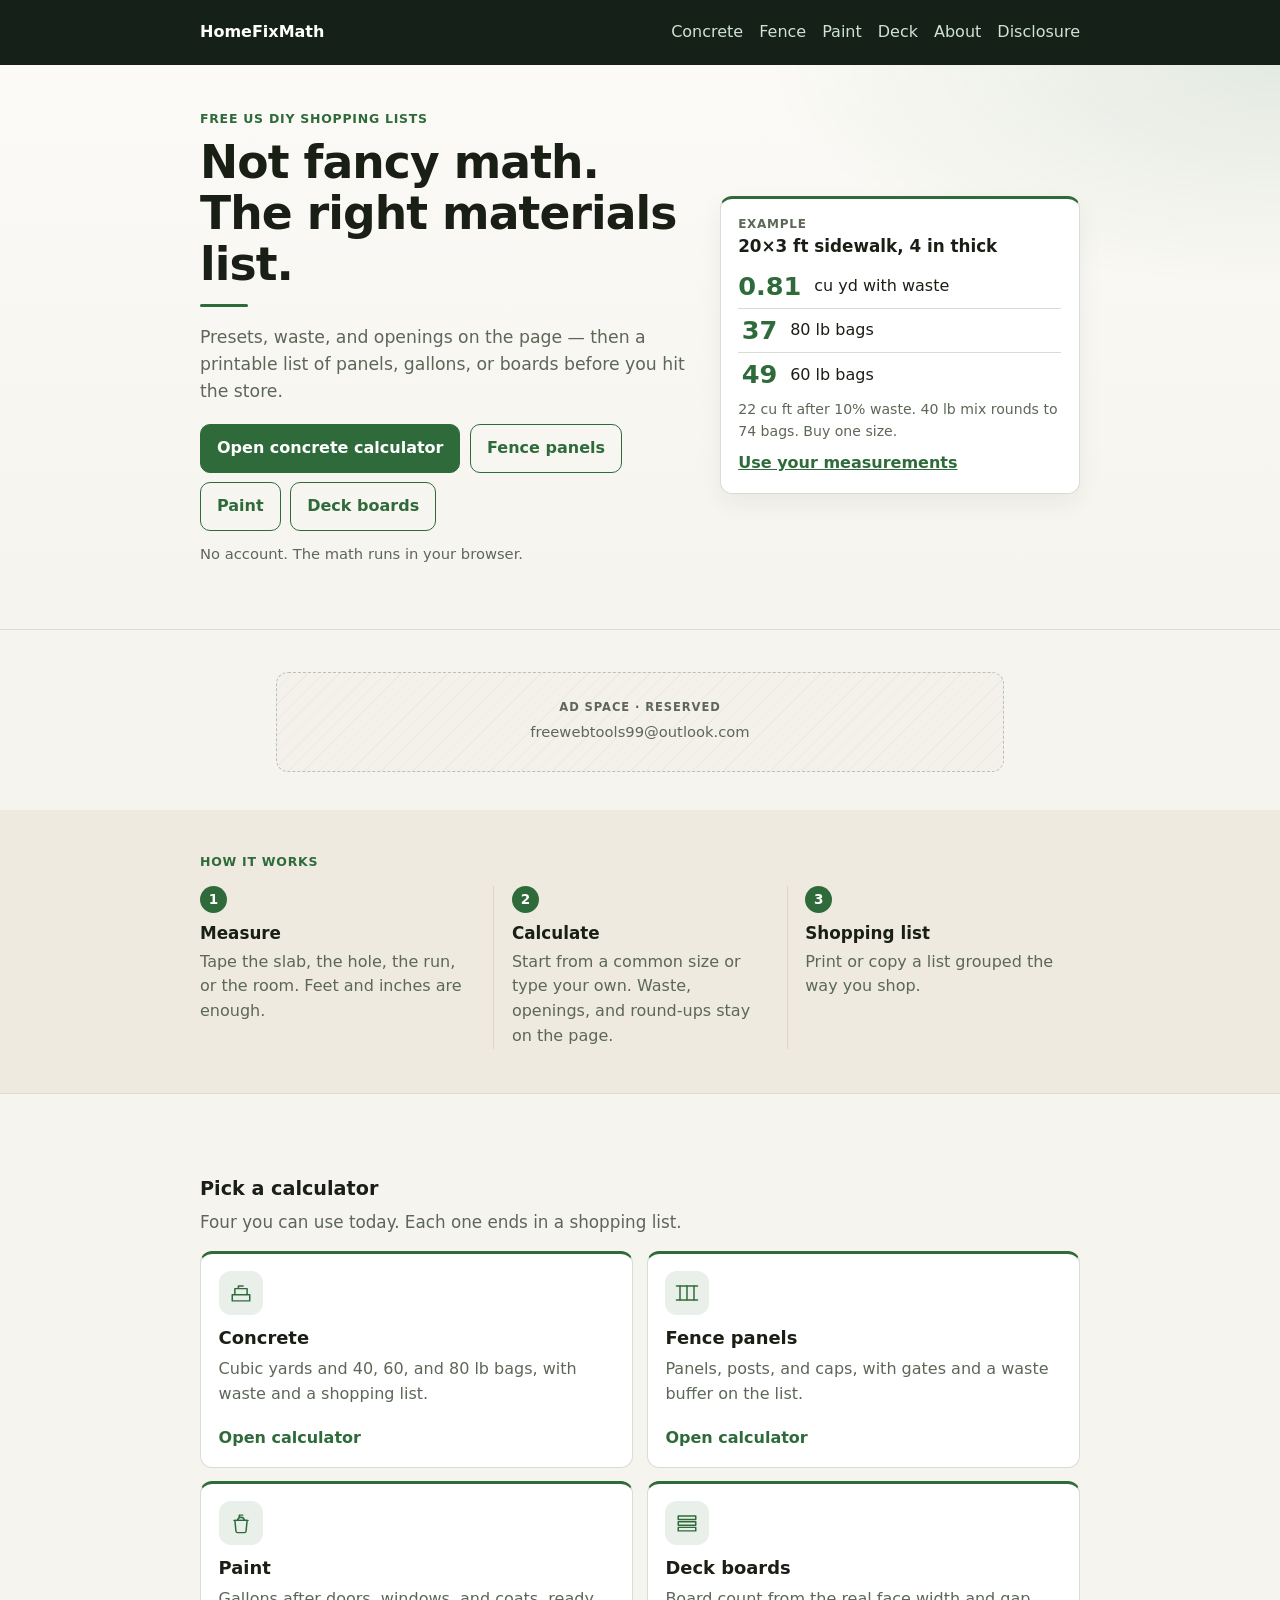
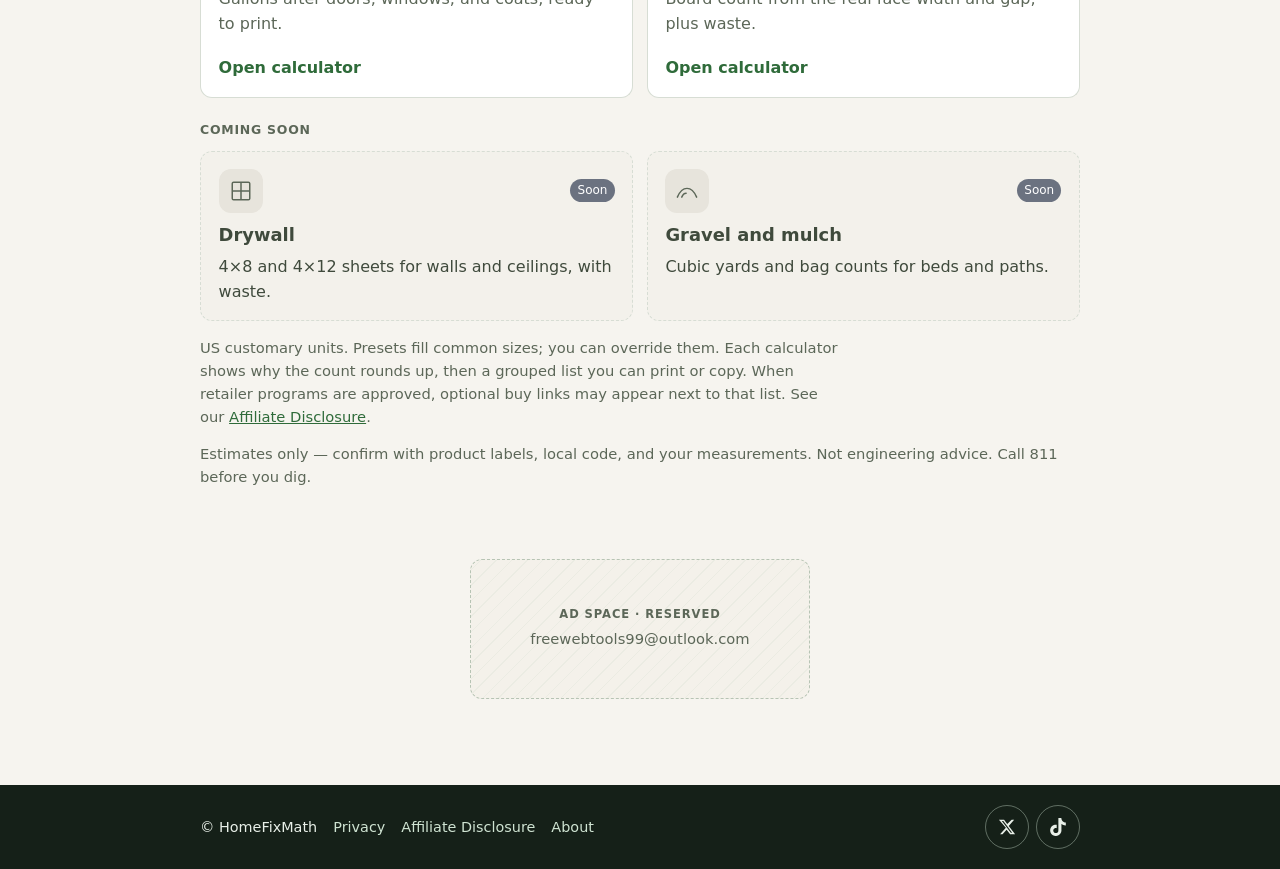
<file: site/index.html>
<!DOCTYPE html>
<html lang="en">
<head>
  <meta charset="utf-8" />
  <meta name="viewport" content="width=device-width, initial-scale=1" />
  <title>HomeFixMath — Free DIY Home Material Calculators (US)</title>
  <meta name="description" content="Free US DIY calculators. Start with concrete yards and 40/60/80 lb bag counts, or use fence, paint, and deck. Printable shopping list, no account." />
  <link rel="canonical" href="https://homefixmath.com/" />
  <meta property="og:type" content="website" />
  <meta property="og:site_name" content="HomeFixMath" />
  <meta property="og:title" content="HomeFixMath — Free DIY Home Material Calculators (US)" />
  <meta property="og:description" content="Free US DIY calculators. Start with concrete yards and 40/60/80 lb bag counts, or use fence, paint, and deck. Printable shopping list, no account." />
  <meta property="og:url" content="https://homefixmath.com/" />
  <meta name="twitter:card" content="summary" />
  <meta name="twitter:title" content="HomeFixMath — Free DIY Home Material Calculators (US)" />
  <meta name="twitter:description" content="Free US DIY calculators. Start with concrete yards and 40/60/80 lb bag counts, or use fence, paint, and deck. Printable shopping list, no account." />
  <meta name="twitter:url" content="https://homefixmath.com/" />
  <meta name="theme-color" content="#152018" />
  <link rel="icon" href="favicon.svg" type="image/svg+xml" />
  <link rel="stylesheet" href="styles.css" />
  <script type="application/ld+json">
  {
    "@context": "https://schema.org",
    "@type": "WebApplication",
    "name": "HomeFixMath",
    "url": "https://homefixmath.com/",
    "description": "Free US DIY calculators. Start with concrete yards and 40/60/80 lb bag counts, or use fence, paint, and deck. Printable shopping list, no account.",
    "applicationCategory": "UtilitiesApplication",
    "operatingSystem": "Web",
    "offers": {
      "@type": "Offer",
      "price": "0",
      "priceCurrency": "USD"
    },
    "inLanguage": "en-US"
  }
  </script>
</head>
<body>
  <a class="skip" href="#main">Skip to content</a>
  <header>
    <div class="wrap">
      <nav aria-label="Primary">
        <a class="brand" href="index.html">HomeFixMath</a>
        <a href="calculators/concrete.html">Concrete</a>
        <a href="calculators/fence-panels.html">Fence</a>
        <a href="calculators/paint.html">Paint</a>
        <a href="calculators/deck-boards.html">Deck</a>
        <a href="about.html">About</a>
        <a href="affiliate-disclosure.html">Disclosure</a>
      </nav>
    </div>
  </header>
  <main id="main" tabindex="-1">
    <section class="hero">
      <div class="wrap hero-grid">
        <div>
          <p class="eyebrow">Free US DIY shopping lists</p>
          <h1>Not fancy math. The right materials list.</h1>
          <span class="rule" aria-hidden="true"></span>
          <p class="lead">Presets, waste, and openings on the page — then a printable list of panels, gallons, or boards before you hit the store.</p>
          <div class="hero-actions">
            <a class="cta" href="calculators/concrete.html">Open concrete calculator</a>
            <a class="cta cta-secondary" href="calculators/fence-panels.html">Fence panels</a>
            <a class="cta cta-secondary" href="calculators/paint.html">Paint</a>
            <a class="cta cta-secondary" href="calculators/deck-boards.html">Deck boards</a>
          </div>
          <p class="fine">No account. The math runs in your browser.</p>
        </div>
        <aside class="preview" aria-label="Example shopping list">
          <p class="example-kicker">Example</p>
          <h2>20×3 ft sidewalk, 4 in thick</h2>
          <ul class="preview-list">
            <li><span class="qty">0.81</span><span>cu yd with waste</span></li>
            <li><span class="qty">37</span><span>80 lb bags</span></li>
            <li><span class="qty">49</span><span>60 lb bags</span></li>
          </ul>
          <p class="preview-note">22 cu ft after 10% waste. 40 lb mix rounds to 74 bags. Buy one size.</p>
          <a class="example-link" href="calculators/concrete.html">Use your measurements</a>
        </aside>
      </div>
    </section>

    <div class="ad-band">
      <div class="wrap">
        <aside class="ad-slot" aria-label="Advertising space, reserved">
          <p class="ad-kicker">Ad space · Reserved</p>
          <a href="mailto:freewebtools99@outlook.com">freewebtools99@outlook.com</a>
        </aside>
      </div>
    </div>

    <section class="steps" id="how" aria-labelledby="how-title">
      <div class="wrap">
        <h2 class="steps-title" id="how-title">How it works</h2>
        <ol>
          <li>
            <span class="step-num">1</span>
            <h3>Measure</h3>
            <p>Tape the slab, the hole, the run, or the room. Feet and inches are enough.</p>
          </li>
          <li>
            <span class="step-num">2</span>
            <h3>Calculate</h3>
            <p>Start from a common size or type your own. Waste, openings, and round-ups stay on the page.</p>
          </li>
          <li>
            <span class="step-num">3</span>
            <h3>Shopping list</h3>
            <p>Print or copy a list grouped the way you shop.</p>
          </li>
        </ol>
      </div>
    </section>

    <section class="catalog" id="calculators" aria-labelledby="calc-title">
      <div class="wrap">
        <h2 id="calc-title">Pick a calculator</h2>
        <p class="lead section-lead">Four you can use today. Each one ends in a shopping list.</p>
        <div class="calc-grid">
          <a class="calc-card" href="calculators/concrete.html">
            <div class="card-top">
              <span class="icon-bubble" aria-hidden="true">
                <svg viewBox="0 0 32 32" fill="none" stroke="currentColor" stroke-width="1.7" stroke-linejoin="round">
                  <path d="M6 18h20v7H6z" />
                  <path d="M9 18V11h14v7" />
                  <path d="M13 11V8h6" />
                </svg>
              </span>
            </div>
            <h3>Concrete</h3>
            <p>Cubic yards and 40, 60, and 80 lb bags, with waste and a shopping list.</p>
            <span class="calc-go">Open calculator</span>
          </a>
          <a class="calc-card" href="calculators/fence-panels.html">
            <div class="card-top">
              <span class="icon-bubble" aria-hidden="true">
                <svg viewBox="0 0 32 32" fill="none" stroke="currentColor" stroke-width="1.7" stroke-linecap="round">
                  <path d="M4 8h24" />
                  <path d="M8 8v16M16 8v16M24 8v16" />
                  <path d="M4 24h24" />
                </svg>
              </span>
            </div>
            <h3>Fence panels</h3>
            <p>Panels, posts, and caps, with gates and a waste buffer on the list.</p>
            <span class="calc-go">Open calculator</span>
          </a>
          <a class="calc-card" href="calculators/paint.html">
            <div class="card-top">
              <span class="icon-bubble" aria-hidden="true">
                <svg viewBox="0 0 32 32" fill="none" stroke="currentColor" stroke-width="1.7" stroke-linecap="round" stroke-linejoin="round">
                  <path d="M9 13h14l-1.2 12.2a2 2 0 0 1-2 1.8h-7.6a2 2 0 0 1-2-1.8L9 13z" />
                  <path d="M8 13h16" />
                  <path d="M12 13c.3-2.2 2-3.6 4-3.6s3.7 1.4 4 3.6" />
                  <path d="M14 9.4V7h4" />
                </svg>
              </span>
            </div>
            <h3>Paint</h3>
            <p>Gallons after doors, windows, and coats, ready to print.</p>
            <span class="calc-go">Open calculator</span>
          </a>
          <a class="calc-card" href="calculators/deck-boards.html">
            <div class="card-top">
              <span class="icon-bubble" aria-hidden="true">
                <svg viewBox="0 0 32 32" fill="none" stroke="currentColor" stroke-width="1.7" stroke-linejoin="round">
                  <path d="M6 8h20v4H6zM6 14.5h20v4H6zM6 21h20v4H6z" />
                </svg>
              </span>
            </div>
            <h3>Deck boards</h3>
            <p>Board count from the real face width and gap, plus waste.</p>
            <span class="calc-go">Open calculator</span>
          </a>
        </div>

        <h3 class="subhead">Coming soon</h3>
        <div class="soon-grid">
          <article class="calc-card is-soon">
            <div class="card-top">
              <span class="icon-bubble" aria-hidden="true">
                <svg viewBox="0 0 32 32" fill="none" stroke="currentColor" stroke-width="1.7">
                  <rect x="6" y="6" width="20" height="20" rx="1.5" />
                  <path d="M16 6v20M6 16h20" />
                </svg>
              </span>
              <span class="badge soon">Soon</span>
            </div>
            <h3>Drywall</h3>
            <p>4×8 and 4×12 sheets for walls and ceilings, with waste.</p>
          </article>
          <article class="calc-card is-soon">
            <div class="card-top">
              <span class="icon-bubble" aria-hidden="true">
                <svg viewBox="0 0 32 32" fill="none" stroke="currentColor" stroke-width="1.7" stroke-linecap="round">
                  <path d="M5 23c3-7 6-10 11-10s8 3 11 10" />
                  <path d="M10 23c1.2-3 2.6-4.5 5-4.5" />
                </svg>
              </span>
              <span class="badge soon">Soon</span>
            </div>
            <h3>Gravel and mulch</h3>
            <p>Cubic yards and bag counts for beds and paths.</p>
          </article>
        </div>
        <p class="note trust">US customary units. Presets fill common sizes; you can override them. Each calculator shows why the count rounds up, then a grouped list you can print or copy. When retailer programs are approved, optional buy links may appear next to that list. See our <a href="affiliate-disclosure.html">Affiliate Disclosure</a>.</p>
        <p class="disclaimer">Estimates only — confirm with product labels, local code, and your measurements. Not engineering advice. Call 811 before you dig.</p>
      </div>
    </section>

    <div class="ad-band">
      <div class="wrap">
        <aside class="ad-slot ad-rect" aria-label="Advertising space, reserved">
          <p class="ad-kicker">Ad space · Reserved</p>
          <a href="mailto:freewebtools99@outlook.com">freewebtools99@outlook.com</a>
        </aside>
      </div>
    </div>
  </main>
  <footer>
    <div class="wrap">
      <nav class="footer-links" aria-label="Footer">
        <span>© HomeFixMath</span>
        <a href="privacy.html">Privacy</a>
        <a href="affiliate-disclosure.html">Affiliate Disclosure</a>
        <a href="about.html">About</a>
      </nav>
      <nav class="footer-social" aria-label="Social">
        <a class="social-link" href="https://x.com/vincentlee_9129" target="_blank" rel="noopener noreferrer">
          <svg viewBox="0 0 24 24" aria-hidden="true" focusable="false"><path fill="currentColor" d="M18.244 2.25h3.308l-7.227 8.26 8.502 11.24H16.17l-4.714-6.231-5.401 6.231H2.744l7.727-8.835L1.254 2.25H8.08l4.253 5.622L18.244 2.25zm-1.161 17.52h1.833L7.084 4.126H5.117z"/></svg>
          <span class="sr-only">HomeFixMath on X</span>
        </a>
        <a class="social-link" href="https://www.tiktok.com/@free_webtools" target="_blank" rel="noopener noreferrer">
          <svg viewBox="0 0 24 24" aria-hidden="true" focusable="false"><path fill="currentColor" d="M12.525.02c1.31-.02 2.61-.01 3.91-.02.08 1.53.63 3.09 1.75 4.17 1.12 1.11 2.7 1.62 4.24 1.79v4.03c-1.44-.05-2.89-.35-4.2-.97-.57-.26-1.1-.59-1.62-.93-.01 2.92.01 5.84-.02 8.75-.08 1.4-.54 2.79-1.35 3.94-1.31 1.92-3.58 3.17-5.91 3.21-1.43.08-2.86-.31-4.08-1.03-2.02-1.19-3.44-3.37-3.65-5.71-.02-.5-.03-1-.01-1.49.18-1.9 1.12-3.72 2.58-4.96 1.66-1.44 3.98-2.13 6.15-1.72.02 1.48-.04 2.96-.04 4.44-.99-.32-2.15-.23-3.02.37-.63.41-1.11 1.04-1.36 1.75-.21.51-.15 1.07-.14 1.61.24 1.64 1.82 3.02 3.5 2.87 1.12-.01 2.19-.66 2.77-1.61.19-.33.4-.67.41-1.06.1-1.79.06-3.57.07-5.36.01-4.03-.01-8.05.02-12.07z"/></svg>
          <span class="sr-only">HomeFixMath on TikTok</span>
        </a>
      </nav>
    </div>
  </footer>
</body>
</html>
</file>
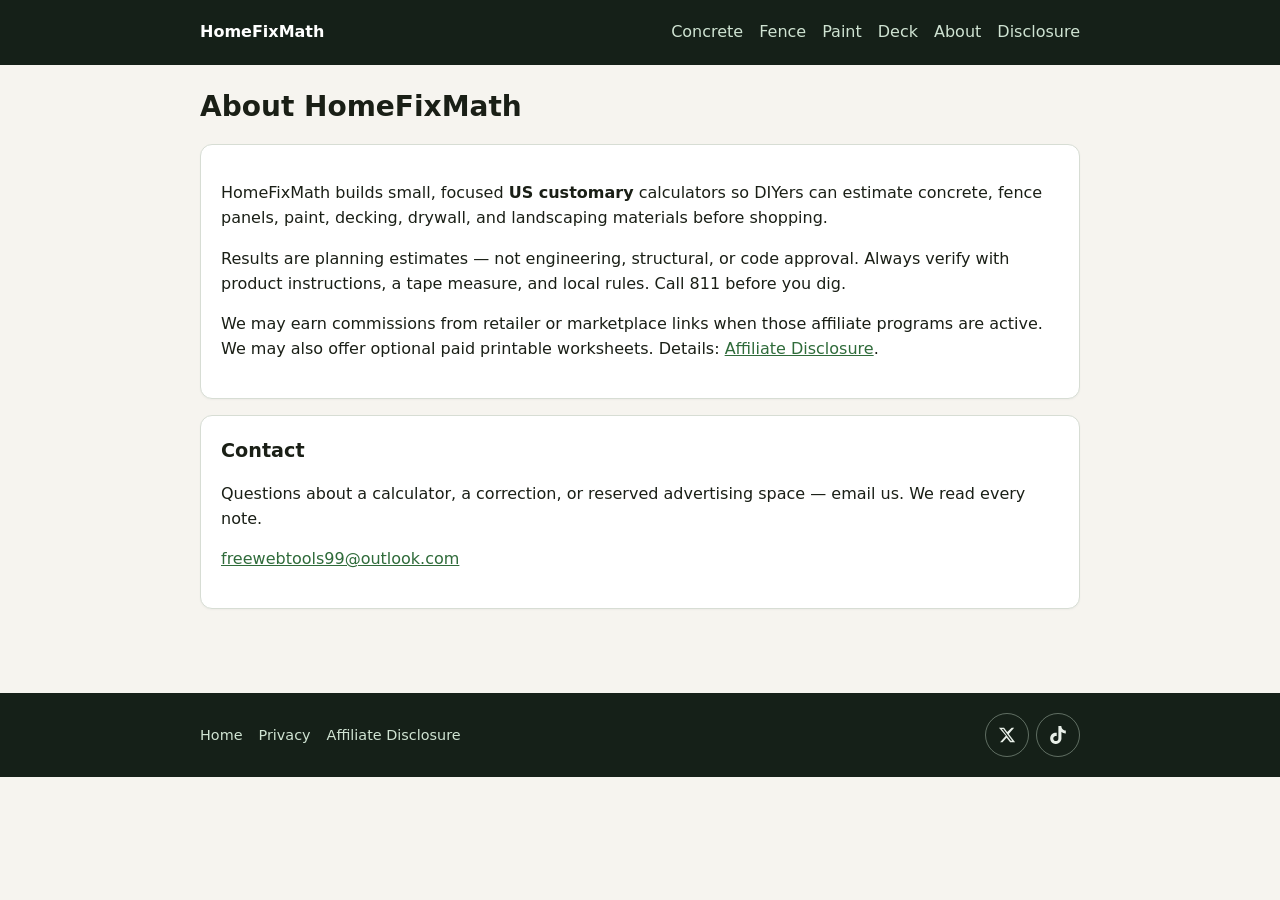
<file: site/about.html>
<!DOCTYPE html>
<html lang="en">
<head>
  <meta charset="utf-8" />
  <meta name="viewport" content="width=device-width, initial-scale=1" />
  <title>About — HomeFixMath</title>
  <meta name="description" content="About HomeFixMath — free US DIY material calculators for home projects." />
  <link rel="canonical" href="https://homefixmath.com/about" />
  <meta property="og:type" content="website" />
  <meta property="og:site_name" content="HomeFixMath" />
  <meta property="og:title" content="About — HomeFixMath" />
  <meta property="og:description" content="About HomeFixMath — free US DIY material calculators for home projects." />
  <meta property="og:url" content="https://homefixmath.com/about" />
  <meta name="twitter:card" content="summary" />
  <meta name="twitter:title" content="About — HomeFixMath" />
  <meta name="twitter:description" content="About HomeFixMath — free US DIY material calculators for home projects." />
  <meta name="twitter:url" content="https://homefixmath.com/about" />
  <link rel="stylesheet" href="styles.css" />
</head>
<body>
  <header>
    <div class="wrap">
      <nav>
        <a class="brand" href="index.html">HomeFixMath</a>
        <a href="calculators/concrete.html">Concrete</a>
        <a href="calculators/fence-panels.html">Fence</a>
        <a href="calculators/paint.html">Paint</a>
        <a href="calculators/deck-boards.html">Deck</a>
        <a href="about.html">About</a>
        <a href="affiliate-disclosure.html">Disclosure</a>
      </nav>
    </div>
  </header>
  <main class="wrap">
    <h1>About HomeFixMath</h1>
    <div class="card">
      <p>HomeFixMath builds small, focused <strong>US customary</strong> calculators so DIYers can estimate concrete, fence panels, paint, decking, drywall, and landscaping materials before shopping.</p>
      <p>Results are planning estimates — not engineering, structural, or code approval. Always verify with product instructions, a tape measure, and local rules. Call 811 before you dig.</p>
      <p>We may earn commissions from retailer or marketplace links when those affiliate programs are active. We may also offer optional paid printable worksheets. Details: <a href="affiliate-disclosure.html">Affiliate Disclosure</a>.</p>
    </div>
    <section class="card" id="contact" aria-labelledby="contact-title">
      <h2 id="contact-title">Contact</h2>
      <p>Questions about a calculator, a correction, or reserved advertising space — email us. We read every note.</p>
      <p><a href="mailto:freewebtools99@outlook.com">freewebtools99@outlook.com</a></p>
    </section>
  </main>
  <footer>
    <div class="wrap">
      <nav class="footer-links" aria-label="Footer">
        <a href="index.html">Home</a>
        <a href="privacy.html">Privacy</a>
        <a href="affiliate-disclosure.html">Affiliate Disclosure</a>
      </nav>
      <nav class="footer-social" aria-label="Social">
        <a class="social-link" href="https://x.com/vincentlee_9129" target="_blank" rel="noopener noreferrer">
          <svg viewBox="0 0 24 24" aria-hidden="true" focusable="false"><path fill="currentColor" d="M18.244 2.25h3.308l-7.227 8.26 8.502 11.24H16.17l-4.714-6.231-5.401 6.231H2.744l7.727-8.835L1.254 2.25H8.08l4.253 5.622L18.244 2.25zm-1.161 17.52h1.833L7.084 4.126H5.117z"/></svg>
          <span class="sr-only">HomeFixMath on X</span>
        </a>
        <a class="social-link" href="https://www.tiktok.com/@free_webtools" target="_blank" rel="noopener noreferrer">
          <svg viewBox="0 0 24 24" aria-hidden="true" focusable="false"><path fill="currentColor" d="M12.525.02c1.31-.02 2.61-.01 3.91-.02.08 1.53.63 3.09 1.75 4.17 1.12 1.11 2.7 1.62 4.24 1.79v4.03c-1.44-.05-2.89-.35-4.2-.97-.57-.26-1.1-.59-1.62-.93-.01 2.92.01 5.84-.02 8.75-.08 1.4-.54 2.79-1.35 3.94-1.31 1.92-3.58 3.17-5.91 3.21-1.43.08-2.86-.31-4.08-1.03-2.02-1.19-3.44-3.37-3.65-5.71-.02-.5-.03-1-.01-1.49.18-1.9 1.12-3.72 2.58-4.96 1.66-1.44 3.98-2.13 6.15-1.72.02 1.48-.04 2.96-.04 4.44-.99-.32-2.15-.23-3.02.37-.63.41-1.11 1.04-1.36 1.75-.21.51-.15 1.07-.14 1.61.24 1.64 1.82 3.02 3.5 2.87 1.12-.01 2.19-.66 2.77-1.61.19-.33.4-.67.41-1.06.1-1.79.06-3.57.07-5.36.01-4.03-.01-8.05.02-12.07z"/></svg>
          <span class="sr-only">HomeFixMath on TikTok</span>
        </a>
      </nav>
    </div>
  </footer>
</body>
</html>
</file>
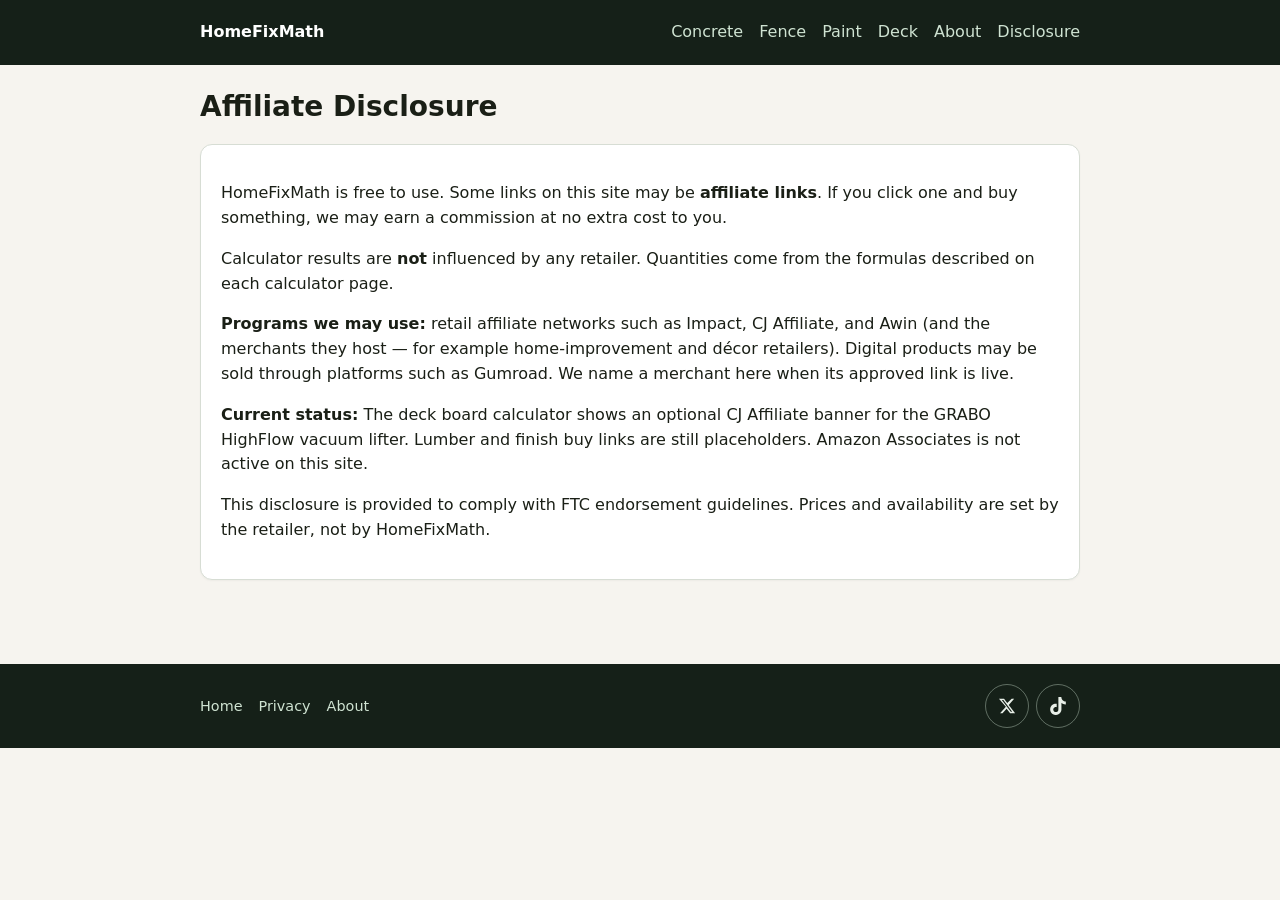
<file: site/affiliate-disclosure.html>
<!DOCTYPE html>
<html lang="en">
<head>
  <meta charset="utf-8" />
  <meta name="viewport" content="width=device-width, initial-scale=1" />
  <title>Affiliate Disclosure — HomeFixMath</title>
  <meta name="description" content="How HomeFixMath may earn commissions from product links (FTC disclosure)." />
  <link rel="canonical" href="https://homefixmath.com/affiliate-disclosure" />
  <meta property="og:type" content="website" />
  <meta property="og:site_name" content="HomeFixMath" />
  <meta property="og:title" content="Affiliate Disclosure — HomeFixMath" />
  <meta property="og:description" content="How HomeFixMath may earn commissions from product links (FTC disclosure)." />
  <meta property="og:url" content="https://homefixmath.com/affiliate-disclosure" />
  <meta name="twitter:card" content="summary" />
  <meta name="twitter:title" content="Affiliate Disclosure — HomeFixMath" />
  <meta name="twitter:description" content="How HomeFixMath may earn commissions from product links (FTC disclosure)." />
  <meta name="twitter:url" content="https://homefixmath.com/affiliate-disclosure" />
  <link rel="stylesheet" href="styles.css" />
</head>
<body>
  <header>
    <div class="wrap">
      <nav>
        <a class="brand" href="index.html">HomeFixMath</a>
        <a href="calculators/concrete.html">Concrete</a>
        <a href="calculators/fence-panels.html">Fence</a>
        <a href="calculators/paint.html">Paint</a>
        <a href="calculators/deck-boards.html">Deck</a>
        <a href="about.html">About</a>
        <a href="affiliate-disclosure.html">Disclosure</a>
      </nav>
    </div>
  </header>
  <main class="wrap">
    <h1>Affiliate Disclosure</h1>
    <div class="card">
      <p>HomeFixMath is free to use. Some links on this site may be <strong>affiliate links</strong>. If you click one and buy something, we may earn a commission at no extra cost to you.</p>
      <p>Calculator results are <strong>not</strong> influenced by any retailer. Quantities come from the formulas described on each calculator page.</p>
      <p><strong>Programs we may use:</strong> retail affiliate networks such as Impact, CJ Affiliate, and Awin (and the merchants they host — for example home-improvement and décor retailers). Digital products may be sold through platforms such as Gumroad. We name a merchant here when its approved link is live.</p>
      <p><strong>Current status:</strong> The deck board calculator shows an optional CJ Affiliate banner for the GRABO HighFlow vacuum lifter. Lumber and finish buy links are still placeholders. Amazon Associates is not active on this site.</p>
      <p>This disclosure is provided to comply with FTC endorsement guidelines. Prices and availability are set by the retailer, not by HomeFixMath.</p>
    </div>
  </main>
  <footer>
    <div class="wrap">
      <nav class="footer-links" aria-label="Footer">
        <a href="index.html">Home</a>
        <a href="privacy.html">Privacy</a>
        <a href="about.html">About</a>
      </nav>
      <nav class="footer-social" aria-label="Social">
        <a class="social-link" href="https://x.com/vincentlee_9129" target="_blank" rel="noopener noreferrer">
          <svg viewBox="0 0 24 24" aria-hidden="true" focusable="false"><path fill="currentColor" d="M18.244 2.25h3.308l-7.227 8.26 8.502 11.24H16.17l-4.714-6.231-5.401 6.231H2.744l7.727-8.835L1.254 2.25H8.08l4.253 5.622L18.244 2.25zm-1.161 17.52h1.833L7.084 4.126H5.117z"/></svg>
          <span class="sr-only">HomeFixMath on X</span>
        </a>
        <a class="social-link" href="https://www.tiktok.com/@free_webtools" target="_blank" rel="noopener noreferrer">
          <svg viewBox="0 0 24 24" aria-hidden="true" focusable="false"><path fill="currentColor" d="M12.525.02c1.31-.02 2.61-.01 3.91-.02.08 1.53.63 3.09 1.75 4.17 1.12 1.11 2.7 1.62 4.24 1.79v4.03c-1.44-.05-2.89-.35-4.2-.97-.57-.26-1.1-.59-1.62-.93-.01 2.92.01 5.84-.02 8.75-.08 1.4-.54 2.79-1.35 3.94-1.31 1.92-3.58 3.17-5.91 3.21-1.43.08-2.86-.31-4.08-1.03-2.02-1.19-3.44-3.37-3.65-5.71-.02-.5-.03-1-.01-1.49.18-1.9 1.12-3.72 2.58-4.96 1.66-1.44 3.98-2.13 6.15-1.72.02 1.48-.04 2.96-.04 4.44-.99-.32-2.15-.23-3.02.37-.63.41-1.11 1.04-1.36 1.75-.21.51-.15 1.07-.14 1.61.24 1.64 1.82 3.02 3.5 2.87 1.12-.01 2.19-.66 2.77-1.61.19-.33.4-.67.41-1.06.1-1.79.06-3.57.07-5.36.01-4.03-.01-8.05.02-12.07z"/></svg>
          <span class="sr-only">HomeFixMath on TikTok</span>
        </a>
      </nav>
    </div>
  </footer>
</body>
</html>
</file>
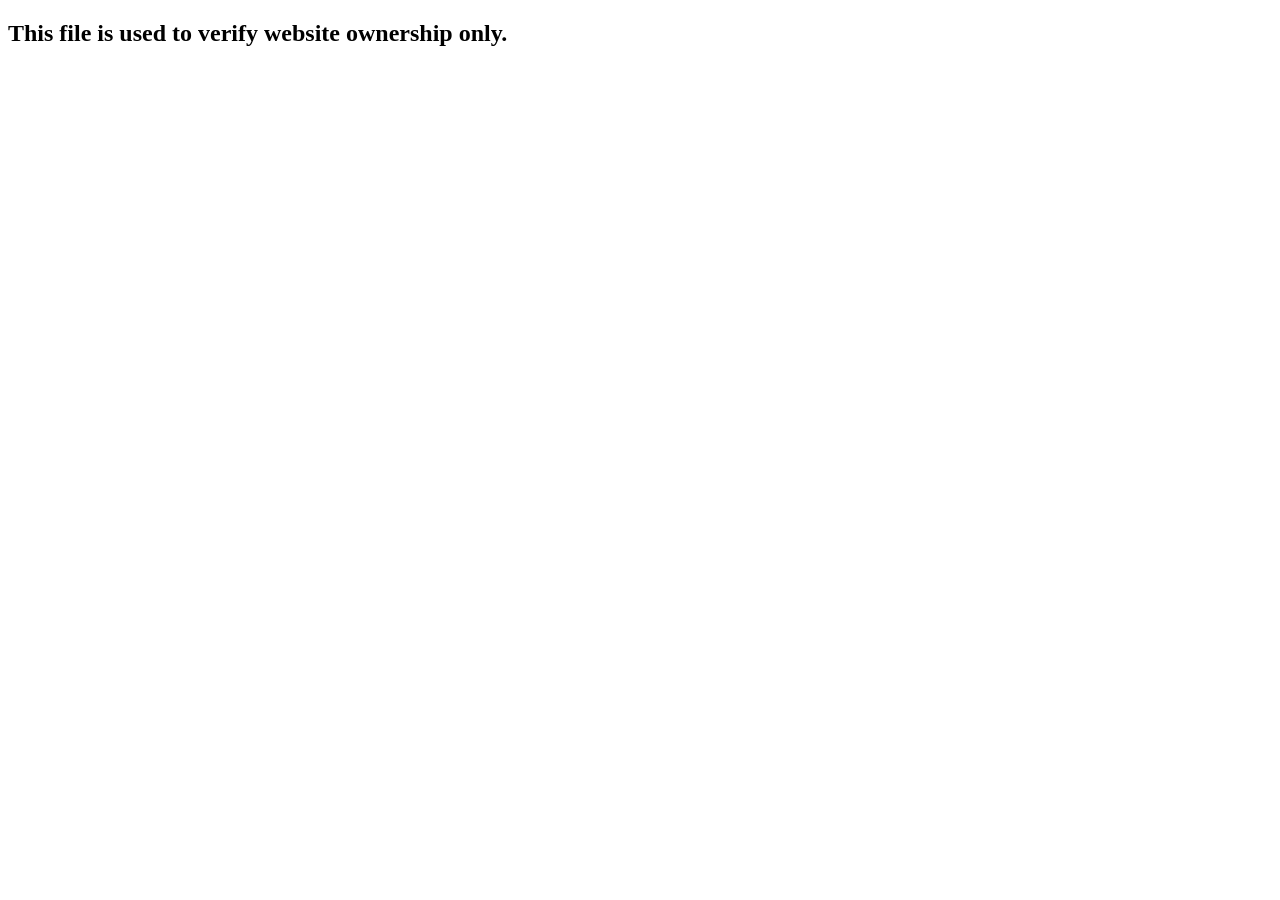
<file: site/fo-verify.html>
<!DOCTYPE html>
<html>
<head>
    <meta name="fo-verify" content="2b52cb48-e110-499e-8ca4-b5136de00253">
    <title></title>
</head>
<body>
    <h2>This file is used to verify website ownership only.</h2>
</body>
</html>
</file>
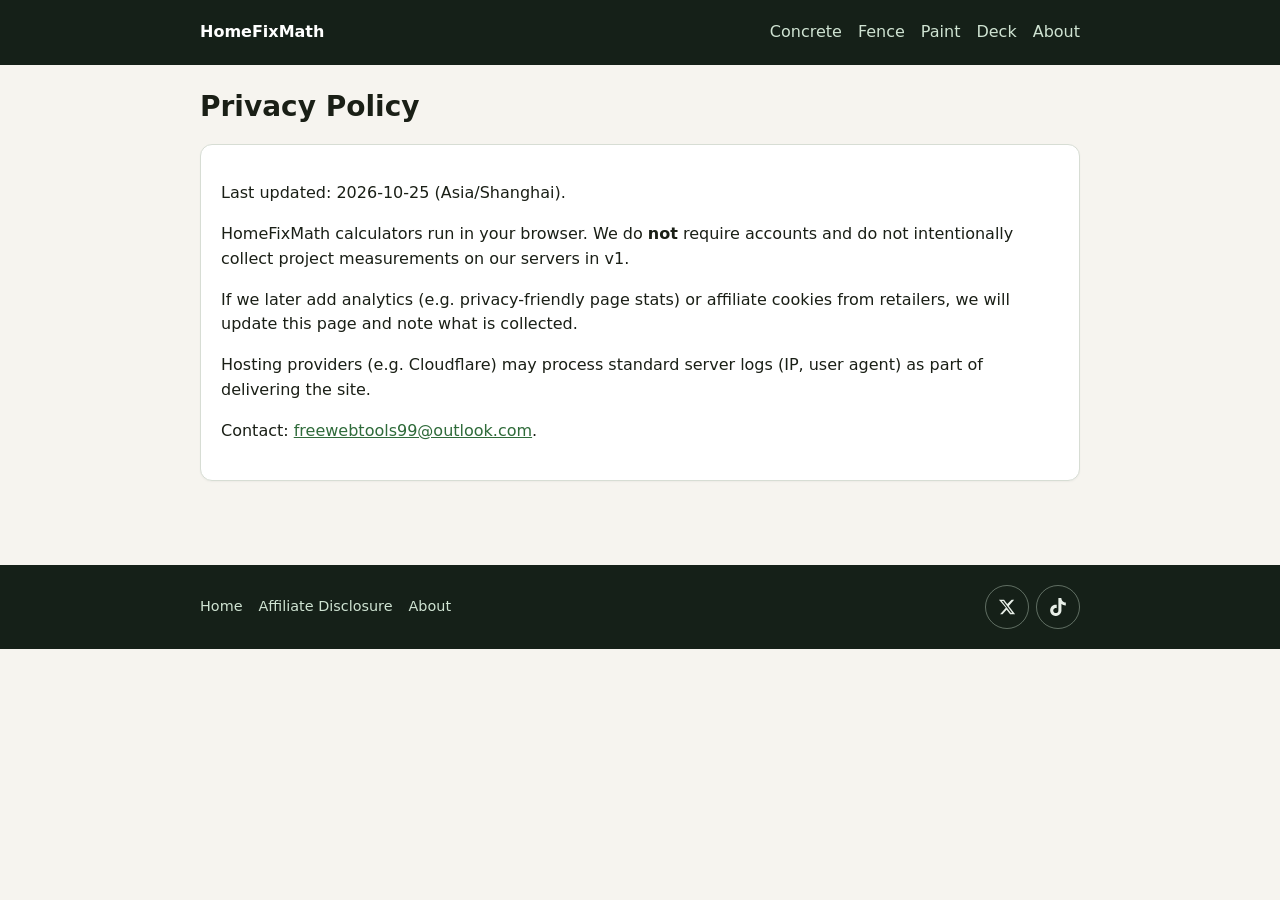
<file: site/privacy.html>
<!DOCTYPE html>
<html lang="en">
<head>
  <meta charset="utf-8" />
  <meta name="viewport" content="width=device-width, initial-scale=1" />
  <title>Privacy Policy — HomeFixMath</title>
  <meta name="description" content="HomeFixMath privacy policy. Calculators run in your browser. No account is required, and measurements are not collected on our servers." />
  <link rel="canonical" href="https://homefixmath.com/privacy" />
  <meta property="og:type" content="website" />
  <meta property="og:site_name" content="HomeFixMath" />
  <meta property="og:title" content="Privacy Policy — HomeFixMath" />
  <meta property="og:description" content="HomeFixMath privacy policy. Calculators run in your browser. No account is required, and measurements are not collected on our servers." />
  <meta property="og:url" content="https://homefixmath.com/privacy" />
  <meta name="twitter:card" content="summary" />
  <meta name="twitter:title" content="Privacy Policy — HomeFixMath" />
  <meta name="twitter:description" content="HomeFixMath privacy policy. Calculators run in your browser. No account is required, and measurements are not collected on our servers." />
  <meta name="twitter:url" content="https://homefixmath.com/privacy" />
  <link rel="stylesheet" href="styles.css" />
</head>
<body>
  <header>
    <div class="wrap">
      <nav>
        <a class="brand" href="index.html">HomeFixMath</a>
        <a href="calculators/concrete.html">Concrete</a>
        <a href="calculators/fence-panels.html">Fence</a>
        <a href="calculators/paint.html">Paint</a>
        <a href="calculators/deck-boards.html">Deck</a>
        <a href="about.html">About</a>
      </nav>
    </div>
  </header>
  <main class="wrap">
    <h1>Privacy Policy</h1>
    <div class="card">
      <p>Last updated: 2026-10-25 (Asia/Shanghai).</p>
      <p>HomeFixMath calculators run in your browser. We do <strong>not</strong> require accounts and do not intentionally collect project measurements on our servers in v1.</p>
      <p>If we later add analytics (e.g. privacy-friendly page stats) or affiliate cookies from retailers, we will update this page and note what is collected.</p>
      <p>Hosting providers (e.g. Cloudflare) may process standard server logs (IP, user agent) as part of delivering the site.</p>
      <p>Contact: <a href="mailto:freewebtools99@outlook.com">freewebtools99@outlook.com</a>.</p>
    </div>
  </main>
  <footer>
    <div class="wrap">
      <nav class="footer-links" aria-label="Footer">
        <a href="index.html">Home</a>
        <a href="affiliate-disclosure.html">Affiliate Disclosure</a>
        <a href="about.html">About</a>
      </nav>
      <nav class="footer-social" aria-label="Social">
        <a class="social-link" href="https://x.com/vincentlee_9129" target="_blank" rel="noopener noreferrer">
          <svg viewBox="0 0 24 24" aria-hidden="true" focusable="false"><path fill="currentColor" d="M18.244 2.25h3.308l-7.227 8.26 8.502 11.24H16.17l-4.714-6.231-5.401 6.231H2.744l7.727-8.835L1.254 2.25H8.08l4.253 5.622L18.244 2.25zm-1.161 17.52h1.833L7.084 4.126H5.117z"/></svg>
          <span class="sr-only">HomeFixMath on X</span>
        </a>
        <a class="social-link" href="https://www.tiktok.com/@free_webtools" target="_blank" rel="noopener noreferrer">
          <svg viewBox="0 0 24 24" aria-hidden="true" focusable="false"><path fill="currentColor" d="M12.525.02c1.31-.02 2.61-.01 3.91-.02.08 1.53.63 3.09 1.75 4.17 1.12 1.11 2.7 1.62 4.24 1.79v4.03c-1.44-.05-2.89-.35-4.2-.97-.57-.26-1.1-.59-1.62-.93-.01 2.92.01 5.84-.02 8.75-.08 1.4-.54 2.79-1.35 3.94-1.31 1.92-3.58 3.17-5.91 3.21-1.43.08-2.86-.31-4.08-1.03-2.02-1.19-3.44-3.37-3.65-5.71-.02-.5-.03-1-.01-1.49.18-1.9 1.12-3.72 2.58-4.96 1.66-1.44 3.98-2.13 6.15-1.72.02 1.48-.04 2.96-.04 4.44-.99-.32-2.15-.23-3.02.37-.63.41-1.11 1.04-1.36 1.75-.21.51-.15 1.07-.14 1.61.24 1.64 1.82 3.02 3.5 2.87 1.12-.01 2.19-.66 2.77-1.61.19-.33.4-.67.41-1.06.1-1.79.06-3.57.07-5.36.01-4.03-.01-8.05.02-12.07z"/></svg>
          <span class="sr-only">HomeFixMath on TikTok</span>
        </a>
      </nav>
    </div>
  </footer>
</body>
</html>
</file>
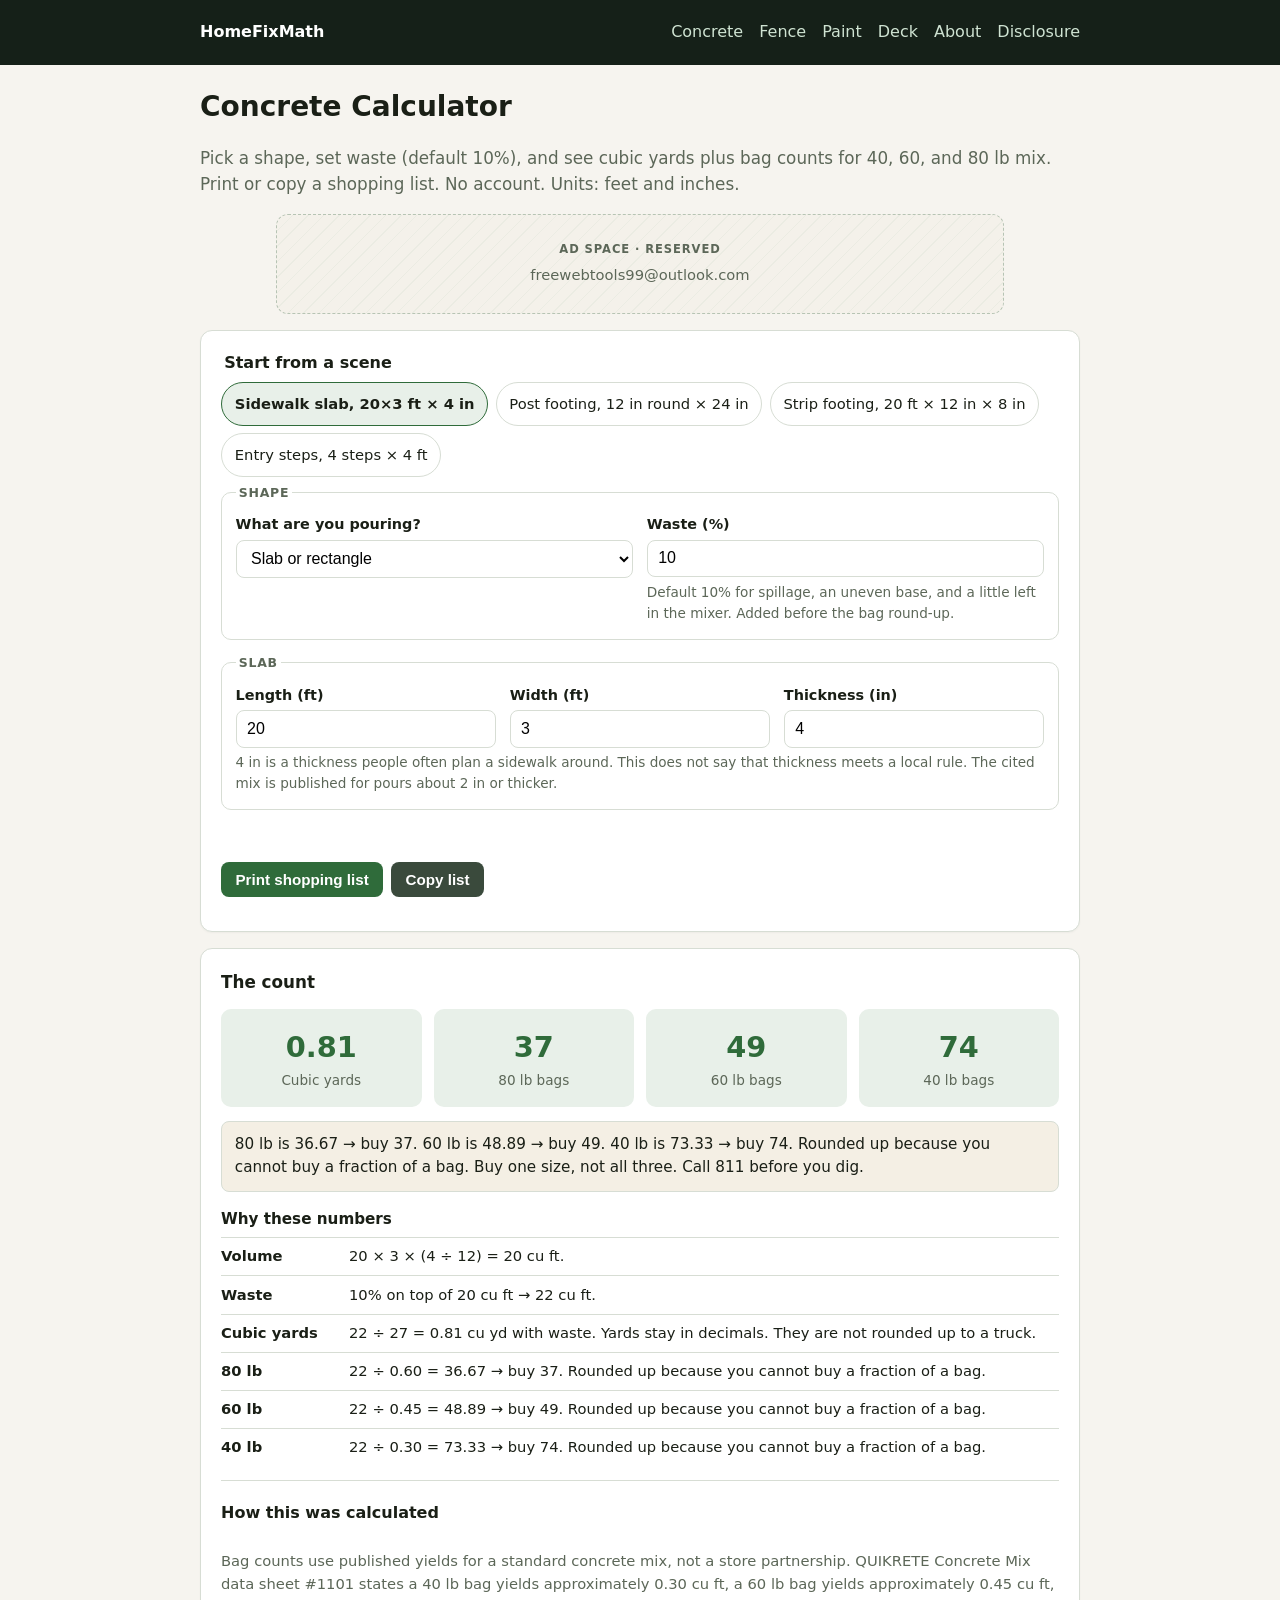
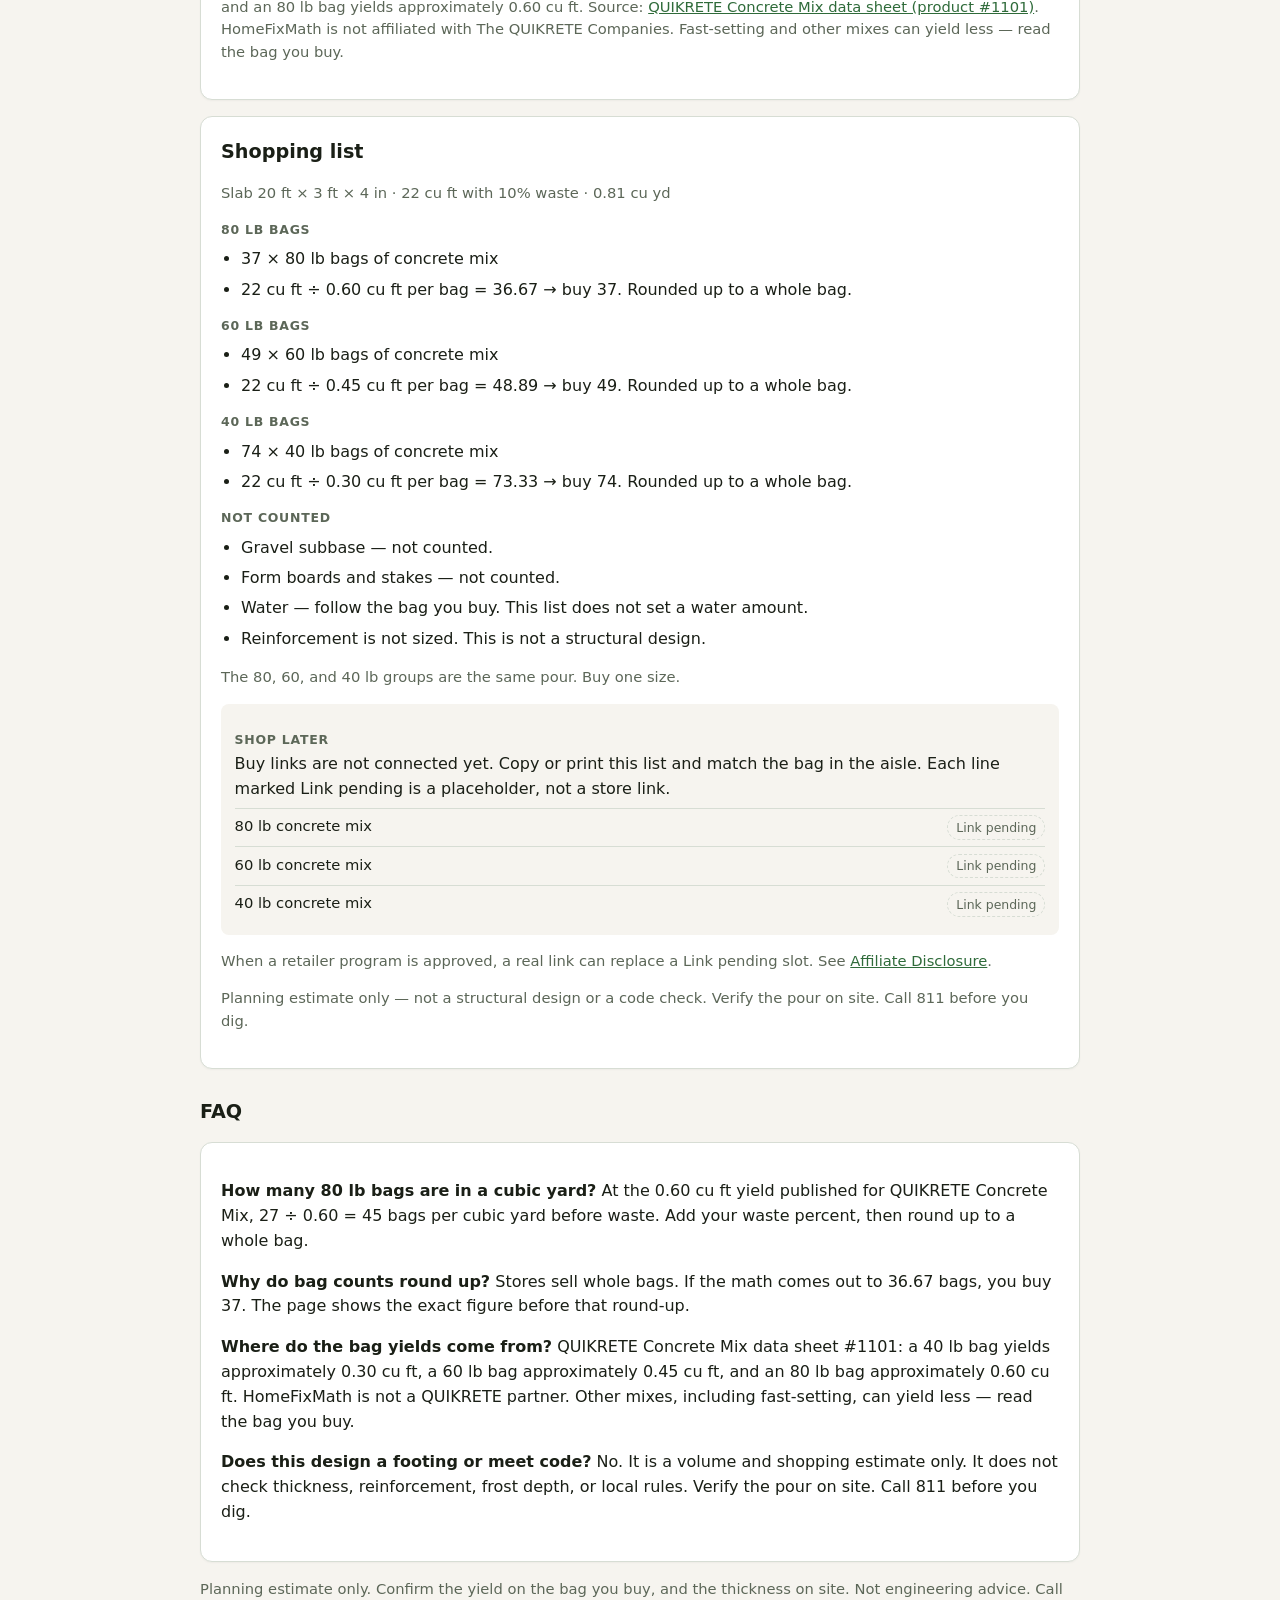
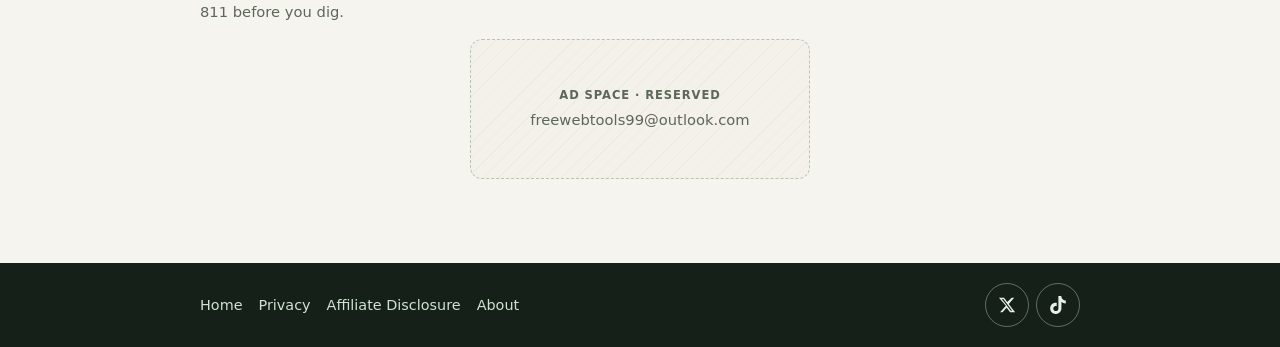
<file: site/calculators/concrete.html>
<!DOCTYPE html>
<html lang="en">
<head>
  <meta charset="utf-8" />
  <meta name="viewport" content="width=device-width, initial-scale=1" />
  <title>Concrete Calculator — Cubic Yards &amp; Bags (40/60/80 lb) | HomeFixMath</title>
  <meta name="description" content="Free DIY concrete calculator for slabs, post holes, footings, and steps. Cubic yards and 40/60/80 lb bag counts, with waste and a printable shopping list." />
  <link rel="canonical" href="https://homefixmath.com/calculators/concrete" />
  <meta property="og:type" content="website" />
  <meta property="og:site_name" content="HomeFixMath" />
  <meta property="og:title" content="Concrete Calculator — Cubic Yards &amp; Bags (40/60/80 lb) | HomeFixMath" />
  <meta property="og:description" content="Free DIY concrete calculator for slabs, post holes, footings, and steps. Cubic yards and 40/60/80 lb bag counts, with waste and a printable shopping list." />
  <meta property="og:url" content="https://homefixmath.com/calculators/concrete" />
  <meta name="twitter:card" content="summary" />
  <meta name="twitter:title" content="Concrete Calculator — Cubic Yards &amp; Bags (40/60/80 lb) | HomeFixMath" />
  <meta name="twitter:description" content="Free DIY concrete calculator for slabs, post holes, footings, and steps. Cubic yards and 40/60/80 lb bag counts, with waste and a printable shopping list." />
  <meta name="twitter:url" content="https://homefixmath.com/calculators/concrete" />
  <link rel="stylesheet" href="../styles.css" />
  <script type="application/ld+json">
  {
    "@context": "https://schema.org",
    "@graph": [
      {
        "@type": "WebApplication",
        "name": "Concrete Calculator",
        "url": "https://homefixmath.com/calculators/concrete",
        "description": "Free DIY concrete calculator for slabs, post holes, footings, and steps. Cubic yards and 40/60/80 lb bag counts, with waste and a printable shopping list.",
        "applicationCategory": "UtilitiesApplication",
        "operatingSystem": "Web",
        "offers": {
          "@type": "Offer",
          "price": "0",
          "priceCurrency": "USD"
        },
        "isPartOf": {
          "@type": "WebApplication",
          "name": "HomeFixMath",
          "url": "https://homefixmath.com/"
        },
        "inLanguage": "en-US"
      },
      {
        "@type": "FAQPage",
        "url": "https://homefixmath.com/calculators/concrete",
        "mainEntity": [
          {
            "@type": "Question",
            "name": "How many 80 lb bags are in a cubic yard?",
            "acceptedAnswer": {
              "@type": "Answer",
              "text": "At the 0.60 cu ft yield published for QUIKRETE Concrete Mix, 27 ÷ 0.60 = 45 bags per cubic yard before waste. Add your waste percent, then round up to a whole bag."
            }
          },
          {
            "@type": "Question",
            "name": "Why do bag counts round up?",
            "acceptedAnswer": {
              "@type": "Answer",
              "text": "Stores sell whole bags. If the math comes out to 36.67 bags, you buy 37. The page shows the exact figure before that round-up."
            }
          },
          {
            "@type": "Question",
            "name": "Where do the bag yields come from?",
            "acceptedAnswer": {
              "@type": "Answer",
              "text": "QUIKRETE Concrete Mix data sheet #1101: a 40 lb bag yields approximately 0.30 cu ft, a 60 lb bag approximately 0.45 cu ft, and an 80 lb bag approximately 0.60 cu ft. HomeFixMath is not a QUIKRETE partner. Other mixes, including fast-setting, can yield less — read the bag you buy."
            }
          },
          {
            "@type": "Question",
            "name": "Does this design a footing or meet code?",
            "acceptedAnswer": {
              "@type": "Answer",
              "text": "No. It is a volume and shopping estimate only. It does not check thickness, reinforcement, frost depth, or local rules. Verify the pour on site. Call 811 before you dig."
            }
          }
        ]
      }
    ]
  }
  </script>
</head>
<body>
  <a class="skip" href="#main">Skip to content</a>
  <header>
    <div class="wrap">
      <nav aria-label="Primary">
        <a class="brand" href="../index.html">HomeFixMath</a>
        <a href="concrete.html">Concrete</a>
        <a href="fence-panels.html">Fence</a>
        <a href="paint.html">Paint</a>
        <a href="deck-boards.html">Deck</a>
        <a href="../about.html">About</a>
        <a href="../affiliate-disclosure.html">Disclosure</a>
      </nav>
    </div>
  </header>
  <main id="main" class="wrap" tabindex="-1">
    <h1>Concrete Calculator</h1>
    <p class="lead">Pick a shape, set waste (default 10%), and see cubic yards plus bag counts for 40, 60, and 80 lb mix. Print or copy a shopping list. No account. Units: feet and inches.</p>

    <aside class="ad-slot" aria-label="Advertising space, reserved">
      <p class="ad-kicker">Ad space · Reserved</p>
      <a href="mailto:freewebtools99@outlook.com">freewebtools99@outlook.com</a>
    </aside>

    <div class="card no-print">
      <fieldset class="scenes">
        <legend>Start from a scene</legend>
        <div id="sceneRow" class="scene-row" role="group" aria-label="Scene templates"></div>
      </fieldset>

      <fieldset class="block">
        <legend>Shape</legend>
        <div class="grid">
          <div>
            <label for="shape">What are you pouring?</label>
            <select id="shape">
              <option value="slab" selected>Slab or rectangle</option>
              <option value="cylinder">Round column or post hole</option>
              <option value="footing">Strip footing</option>
              <option value="steps">Solid steps</option>
            </select>
          </div>
          <div>
            <label for="wastePct">Waste (%)</label>
            <input id="wastePct" type="number" min="0" max="40" step="1" value="10" inputmode="numeric" aria-describedby="wasteHint" />
            <p class="hint" id="wasteHint">Default 10% for spillage, an uneven base, and a little left in the mixer. Added before the bag round-up.</p>
          </div>
        </div>
      </fieldset>

      <fieldset class="block" id="slabFields">
        <legend>Slab</legend>
        <div class="grid">
          <div>
            <label for="lengthFt">Length (ft)</label>
            <input id="lengthFt" type="number" min="0.1" max="200" step="0.1" value="20" inputmode="decimal" />
          </div>
          <div>
            <label for="widthFt">Width (ft)</label>
            <input id="widthFt" type="number" min="0.1" max="200" step="0.1" value="3" inputmode="decimal" />
          </div>
          <div>
            <label for="thicknessIn">Thickness (in)</label>
            <input id="thicknessIn" type="number" min="2" max="24" step="0.5" value="4" inputmode="decimal" />
          </div>
        </div>
        <p class="hint">4 in is a thickness people often plan a sidewalk around. This does not say that thickness meets a local rule. The cited mix is published for pours about 2 in or thicker.</p>
      </fieldset>

      <fieldset class="block" id="cylinderFields" hidden>
        <legend>Round pier or post hole</legend>
        <div class="grid">
          <div>
            <label for="diameterIn">Diameter (in)</label>
            <input id="diameterIn" type="number" min="4" max="36" step="0.5" value="12" inputmode="decimal" />
          </div>
          <div>
            <label for="depthIn">Depth (in)</label>
            <input id="depthIn" type="number" min="6" max="120" step="1" value="24" inputmode="decimal" />
          </div>
          <div>
            <label for="holeCount">How many</label>
            <input id="holeCount" type="number" min="1" max="50" step="1" value="1" inputmode="numeric" />
          </div>
        </div>
        <p class="hint">One cylinder per hole or pier. Depth is your measurement, not a frost-line recommendation. Call 811 before you dig.</p>
      </fieldset>

      <fieldset class="block" id="footingFields" hidden>
        <legend>Strip footing</legend>
        <div class="grid">
          <div>
            <label for="footingLengthFt">Length (ft)</label>
            <input id="footingLengthFt" type="number" min="0.1" max="200" step="0.1" value="20" inputmode="decimal" />
          </div>
          <div>
            <label for="footingWidthIn">Width (in)</label>
            <input id="footingWidthIn" type="number" min="4" max="48" step="0.5" value="12" inputmode="decimal" />
          </div>
          <div>
            <label for="footingDepthIn">Depth (in)</label>
            <input id="footingDepthIn" type="number" min="4" max="48" step="0.5" value="8" inputmode="decimal" />
          </div>
          <div>
            <label for="footingCount">How many identical</label>
            <input id="footingCount" type="number" min="1" max="20" step="1" value="1" inputmode="numeric" />
          </div>
        </div>
        <p class="hint">Length times width times depth, for each identical footing. The section is your measurement, not a structural size. Call 811 before you dig.</p>
      </fieldset>

      <fieldset class="block" id="stepsFields" hidden>
        <legend>Solid steps</legend>
        <div class="grid">
          <div>
            <label for="stepCount">Number of steps</label>
            <input id="stepCount" type="number" min="1" max="20" step="1" value="4" inputmode="numeric" />
          </div>
          <div>
            <label for="stepWidthFt">Width (ft)</label>
            <input id="stepWidthFt" type="number" min="0.1" max="30" step="0.1" value="4" inputmode="decimal" />
          </div>
          <div>
            <label for="treadIn">Tread depth (in)</label>
            <input id="treadIn" type="number" min="6" max="24" step="0.5" value="11" inputmode="decimal" />
          </div>
          <div>
            <label for="riserIn">Riser height (in)</label>
            <input id="riserIn" type="number" min="4" max="12" step="0.5" value="7" inputmode="decimal" />
          </div>
        </div>
        <p class="hint">Counts a filled stair: the first step is one riser tall, the next is two, and so on. An open underside uses less. These inputs are not a stair code.</p>
      </fieldset>

      <p class="error" id="error" role="alert" aria-live="polite"></p>
      <div class="actions">
        <button type="button" class="btn" id="btnPrint" disabled>Print shopping list</button>
        <button type="button" class="btn btn-secondary" id="btnCopy" disabled>Copy list</button>
      </div>
      <p class="note" id="copyStatus" aria-live="polite"></p>
    </div>

    <div class="card" id="resultCard">
      <h2 class="result-title">The count</h2>
      <div class="results results-4" aria-live="polite">
        <div class="stat"><div class="n" id="outYards">—</div><div class="l">Cubic yards</div></div>
        <div class="stat"><div class="n" id="out80">—</div><div class="l">80 lb bags</div></div>
        <div class="stat"><div class="n" id="out60">—</div><div class="l">60 lb bags</div></div>
        <div class="stat"><div class="n" id="out40">—</div><div class="l">40 lb bags</div></div>
      </div>
      <p class="callout" id="callout"></p>
      <h3 class="why-title" id="whyTitle">Why these numbers</h3>
      <div id="why" aria-labelledby="whyTitle"></div>
      <details class="how" id="howCalc">
        <summary>How this was calculated</summary>
        <div class="how-run" id="howRun">
          <p>Volume comes from the shape, then a waste percent (default 10%) is added. Cubic yards are that volume divided by 27 and left in decimals. Bag counts divide the same cubic feet by a published yield and round up, because a store sells whole bags. QUIKRETE Concrete Mix data sheet #1101 states a 40 lb bag yields approximately 0.30 cu ft, a 60 lb bag yields approximately 0.45 cu ft, and an 80 lb bag yields approximately 0.60 cu ft. Buy one size, not all three. This is a planning estimate, not a structural design. Call 811 before you dig.</p>
        </div>
      </details>
      <p class="note yield-cite">Bag counts use published yields for a standard concrete mix, not a store partnership. QUIKRETE Concrete Mix data sheet #1101 states a 40 lb bag yields approximately 0.30 cu ft, a 60 lb bag yields approximately 0.45 cu ft, and an 80 lb bag yields approximately 0.60 cu ft. Source: <a href="https://www.quikrete.com/pdfs/data_sheet-concrete%20mix%201101.pdf">QUIKRETE Concrete Mix data sheet (product #1101)</a>. HomeFixMath is not affiliated with The QUIKRETE Companies. Fast-setting and other mixes can yield less — read the bag you buy.</p>
    </div>

    <div class="card print-block" id="shoppingCard">
      <h2 class="print-only">HomeFixMath — Concrete shopping list</h2>
      <h2 class="no-print">Shopping list</h2>
      <p class="note" id="shopMeta">Enter valid measurements above to build your list.</p>
      <div id="shopGroups">
        <noscript><p>Turn on JavaScript to build the shopping list. The math stays in your browser.</p></noscript>
      </div>
      <p class="note">The 80, 60, and 40 lb groups are the same pour. Buy one size.</p>
      <div class="shop-later">
        <h3>Shop later</h3>
        <p>Buy links are not connected yet. Copy or print this list and match the bag in the aisle. Each line marked Link pending is a placeholder, not a store link.</p>
        <div id="shopPending"></div>
      </div>
      <p class="note">When a retailer program is approved, a real link can replace a Link pending slot. See <a href="../affiliate-disclosure.html">Affiliate Disclosure</a>.</p>
      <p class="disclaimer">Planning estimate only — not a structural design or a code check. Verify the pour on site. Call 811 before you dig.</p>
    </div>

    <div class="no-print">
      <h2>FAQ</h2>
      <div class="card">
        <p><strong>How many 80 lb bags are in a cubic yard?</strong> At the 0.60 cu ft yield published for QUIKRETE Concrete Mix, 27 ÷ 0.60 = 45 bags per cubic yard before waste. Add your waste percent, then round up to a whole bag.</p>
        <p><strong>Why do bag counts round up?</strong> Stores sell whole bags. If the math comes out to 36.67 bags, you buy 37. The page shows the exact figure before that round-up.</p>
        <p><strong>Where do the bag yields come from?</strong> QUIKRETE Concrete Mix data sheet #1101: a 40 lb bag yields approximately 0.30 cu ft, a 60 lb bag approximately 0.45 cu ft, and an 80 lb bag approximately 0.60 cu ft. HomeFixMath is not a QUIKRETE partner. Other mixes, including fast-setting, can yield less — read the bag you buy.</p>
        <p><strong>Does this design a footing or meet code?</strong> No. It is a volume and shopping estimate only. It does not check thickness, reinforcement, frost depth, or local rules. Verify the pour on site. Call 811 before you dig.</p>
      </div>
      <p class="disclaimer">Planning estimate only. Confirm the yield on the bag you buy, and the thickness on site. Not engineering advice. Call 811 before you dig.</p>
    </div>
    <aside class="ad-slot ad-rect" aria-label="Advertising space, reserved">
      <p class="ad-kicker">Ad space · Reserved</p>
      <a href="mailto:freewebtools99@outlook.com">freewebtools99@outlook.com</a>
    </aside>
  </main>
  <footer class="no-print">
    <div class="wrap">
      <nav class="footer-links" aria-label="Footer">
        <a href="../index.html">Home</a>
        <a href="../privacy.html">Privacy</a>
        <a href="../affiliate-disclosure.html">Affiliate Disclosure</a>
        <a href="../about.html">About</a>
      </nav>
      <nav class="footer-social" aria-label="Social">
        <a class="social-link" href="https://x.com/vincentlee_9129" target="_blank" rel="noopener noreferrer">
          <svg viewBox="0 0 24 24" aria-hidden="true" focusable="false"><path fill="currentColor" d="M18.244 2.25h3.308l-7.227 8.26 8.502 11.24H16.17l-4.714-6.231-5.401 6.231H2.744l7.727-8.835L1.254 2.25H8.08l4.253 5.622L18.244 2.25zm-1.161 17.52h1.833L7.084 4.126H5.117z"/></svg>
          <span class="sr-only">HomeFixMath on X</span>
        </a>
        <a class="social-link" href="https://www.tiktok.com/@free_webtools" target="_blank" rel="noopener noreferrer">
          <svg viewBox="0 0 24 24" aria-hidden="true" focusable="false"><path fill="currentColor" d="M12.525.02c1.31-.02 2.61-.01 3.91-.02.08 1.53.63 3.09 1.75 4.17 1.12 1.11 2.7 1.62 4.24 1.79v4.03c-1.44-.05-2.89-.35-4.2-.97-.57-.26-1.1-.59-1.62-.93-.01 2.92.01 5.84-.02 8.75-.08 1.4-.54 2.79-1.35 3.94-1.31 1.92-3.58 3.17-5.91 3.21-1.43.08-2.86-.31-4.08-1.03-2.02-1.19-3.44-3.37-3.65-5.71-.02-.5-.03-1-.01-1.49.18-1.9 1.12-3.72 2.58-4.96 1.66-1.44 3.98-2.13 6.15-1.72.02 1.48-.04 2.96-.04 4.44-.99-.32-2.15-.23-3.02.37-.63.41-1.11 1.04-1.36 1.75-.21.51-.15 1.07-.14 1.61.24 1.64 1.82 3.02 3.5 2.87 1.12-.01 2.19-.66 2.77-1.61.19-.33.4-.67.41-1.06.1-1.79.06-3.57.07-5.36.01-4.03-.01-8.05.02-12.07z"/></svg>
          <span class="sr-only">HomeFixMath on TikTok</span>
        </a>
      </nav>
    </div>
  </footer>
  <script src="../js/calcs.js"></script>
  <script src="../js/ui.js"></script>
  <script>
    (function () {
      var C = window.HFMCalcs;
      var U = window.HFMUI;
      var $ = function (id) { return document.getElementById(id); };
      var applying = false;
      var lastText = "";

      var sceneUi = U.setupScenes($("sceneRow"), C.concreteScenes, applyScene);

      function syncShape() {
        var shape = $("shape").value;
        $("slabFields").hidden = shape !== "slab";
        $("cylinderFields").hidden = shape !== "cylinder";
        $("footingFields").hidden = shape !== "footing";
        $("stepsFields").hidden = shape !== "steps";
      }

      function applyScene(scene) {
        applying = true;
        $("shape").value = scene.shape;
        $("lengthFt").value = scene.lengthFt;
        $("widthFt").value = scene.widthFt;
        $("thicknessIn").value = scene.thicknessIn;
        $("diameterIn").value = scene.diameterIn;
        $("depthIn").value = scene.depthIn;
        $("holeCount").value = scene.holeCount;
        $("footingLengthFt").value = scene.footingLengthFt;
        $("footingWidthIn").value = scene.footingWidthIn;
        $("footingDepthIn").value = scene.footingDepthIn;
        $("footingCount").value = scene.footingCount;
        $("stepWidthFt").value = scene.stepWidthFt;
        $("treadIn").value = scene.treadIn;
        $("riserIn").value = scene.riserIn;
        $("stepCount").value = scene.stepCount;
        $("wastePct").value = scene.wastePct;
        syncShape();
        applying = false;
        sceneUi.press(scene.id);
        calc();
      }

      function readNum(id) {
        var raw = $(id).value.trim();
        if (raw === "") return NaN;
        return Number(raw);
      }

      function readInt(id) {
        var raw = $(id).value.trim();
        if (!/^\d+$/.test(raw)) return NaN;
        return Number(raw);
      }

      function setButtons(on) {
        $("btnPrint").disabled = !on;
        $("btnCopy").disabled = !on;
      }

      function showEmpty() {
        $("outYards").textContent = "—";
        $("out80").textContent = "—";
        $("out60").textContent = "—";
        $("out40").textContent = "—";
        $("callout").textContent = "";
        U.clear($("why"));
        U.renderHow($("howRun"), ["Fix the measurements above to see this run."]);
        $("shopMeta").textContent = "Enter valid measurements above to build your list.";
        U.clear($("shopGroups"));
        U.clear($("shopPending"));
        lastText = "";
      }

      function calc() {
        $("error").textContent = "";
        $("copyStatus").textContent = "";
        syncShape();
        var result = C.concrete({
          shape: $("shape").value,
          wastePct: readNum("wastePct"),
          lengthFt: readNum("lengthFt"),
          widthFt: readNum("widthFt"),
          thicknessIn: readNum("thicknessIn"),
          diameterIn: readNum("diameterIn"),
          depthIn: readNum("depthIn"),
          holeCount: readInt("holeCount"),
          footingLengthFt: readNum("footingLengthFt"),
          footingWidthIn: readNum("footingWidthIn"),
          footingDepthIn: readNum("footingDepthIn"),
          footingCount: readInt("footingCount"),
          stepWidthFt: readNum("stepWidthFt"),
          treadIn: readNum("treadIn"),
          riserIn: readNum("riserIn"),
          stepCount: readInt("stepCount")
        });
        if (!result.ok) {
          $("error").textContent = result.error;
          setButtons(false);
          showEmpty();
          return;
        }
        $("outYards").textContent = result.yardsLabel;
        $("out80").textContent = String(result.bags80);
        $("out60").textContent = String(result.bags60);
        $("out40").textContent = String(result.bags40);
        $("callout").textContent = result.callout;
        U.renderWhy($("why"), result.why);
        U.renderHow($("howRun"), result.how);
        $("shopMeta").textContent = result.meta;
        U.renderGroups($("shopGroups"), result.groups);
        U.renderPending($("shopPending"), result.pending);
        setButtons(true);
        lastText = U.toPlainText(
          "HomeFixMath — Concrete shopping list",
          [result.meta, "Buy one bag size, not all three."],
          result.groups,
          result.why,
          result.copyNotes
        );
      }

      $("shape").addEventListener("change", function () {
        if (applying) return;
        sceneUi.clear();
        syncShape();
        calc();
      });

      ["lengthFt", "widthFt", "thicknessIn", "diameterIn", "depthIn", "holeCount", "footingLengthFt", "footingWidthIn", "footingDepthIn", "footingCount", "stepWidthFt", "treadIn", "riserIn", "stepCount", "wastePct"].forEach(function (id) {
        $(id).addEventListener("input", function () {
          if (applying) return;
          sceneUi.clear();
          calc();
        });
      });

      U.bindPrint($("btnPrint"), $("howCalc"));
      U.bindCopy($("btnCopy"), $("copyStatus"), function () { return lastText; });
      applyScene(C.byId(C.concreteScenes, "sidewalk"));
    })();
  </script>
</body>
</html>
</file>
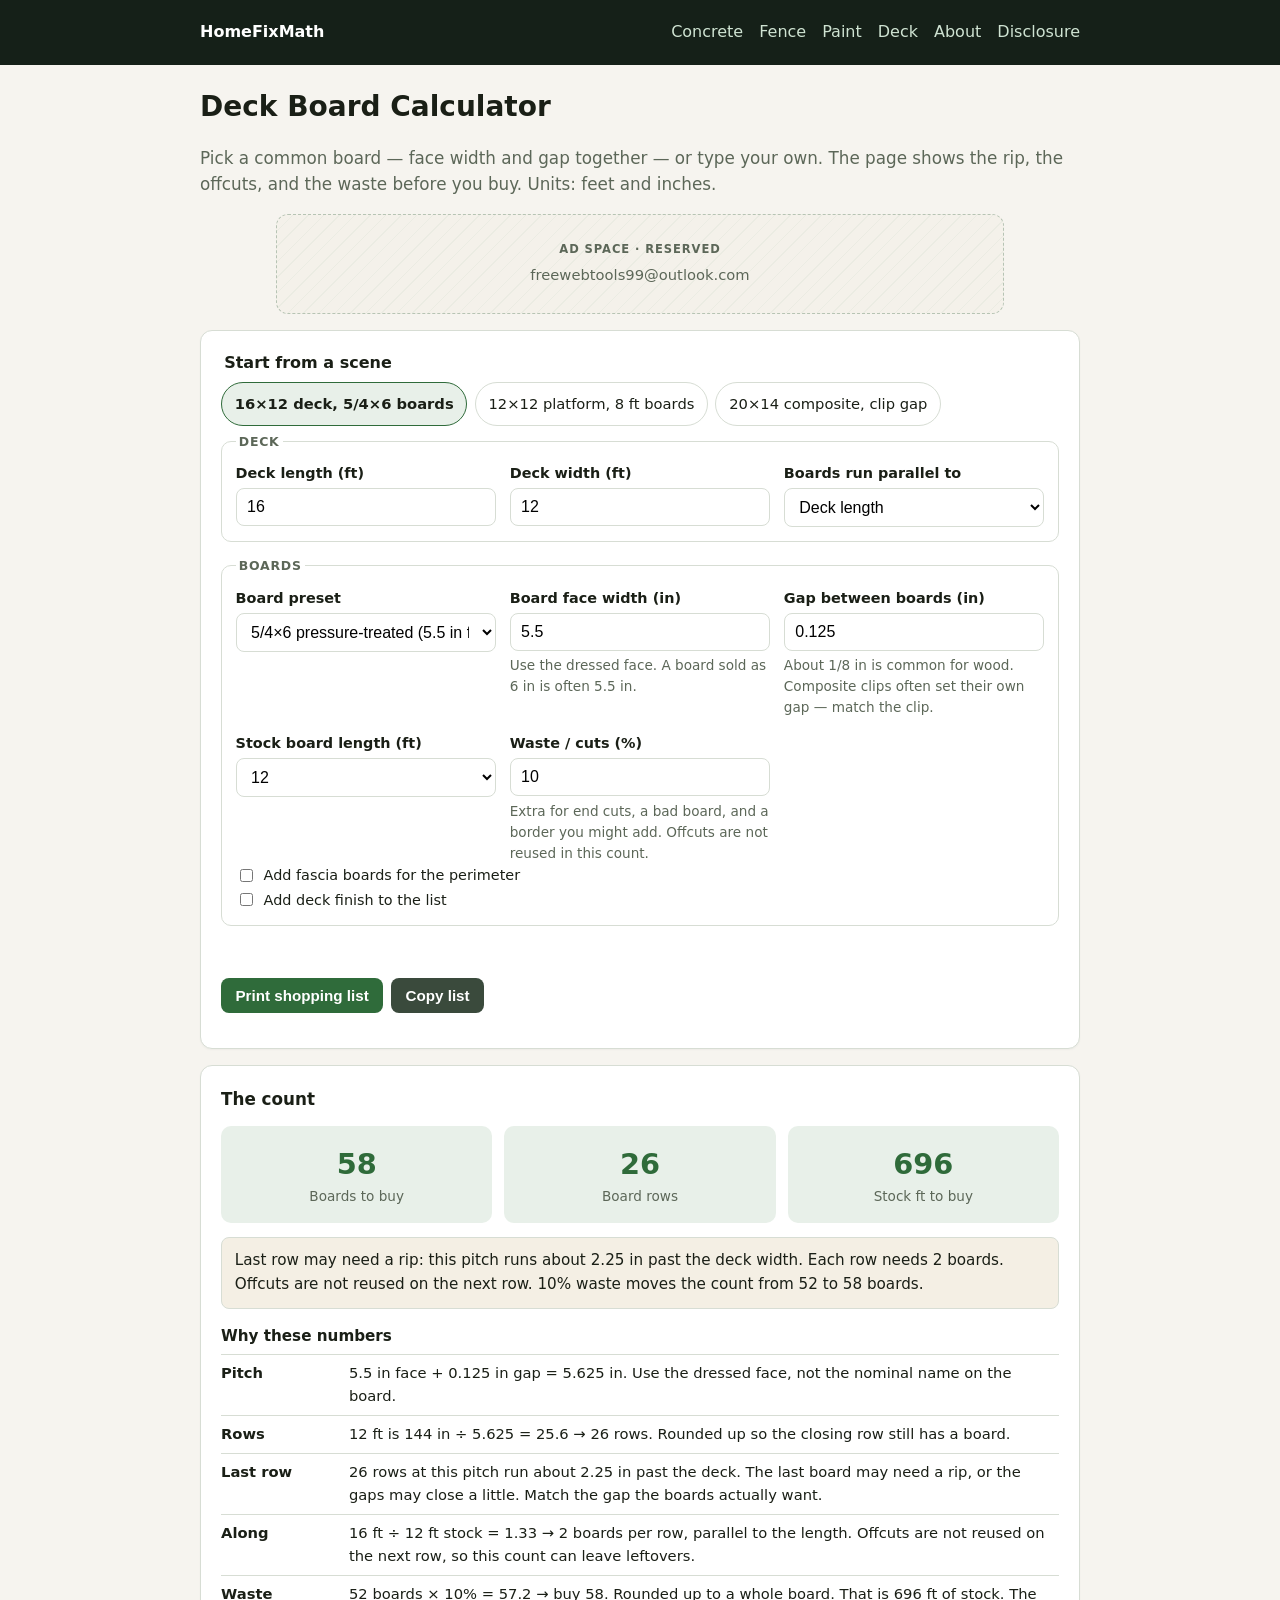
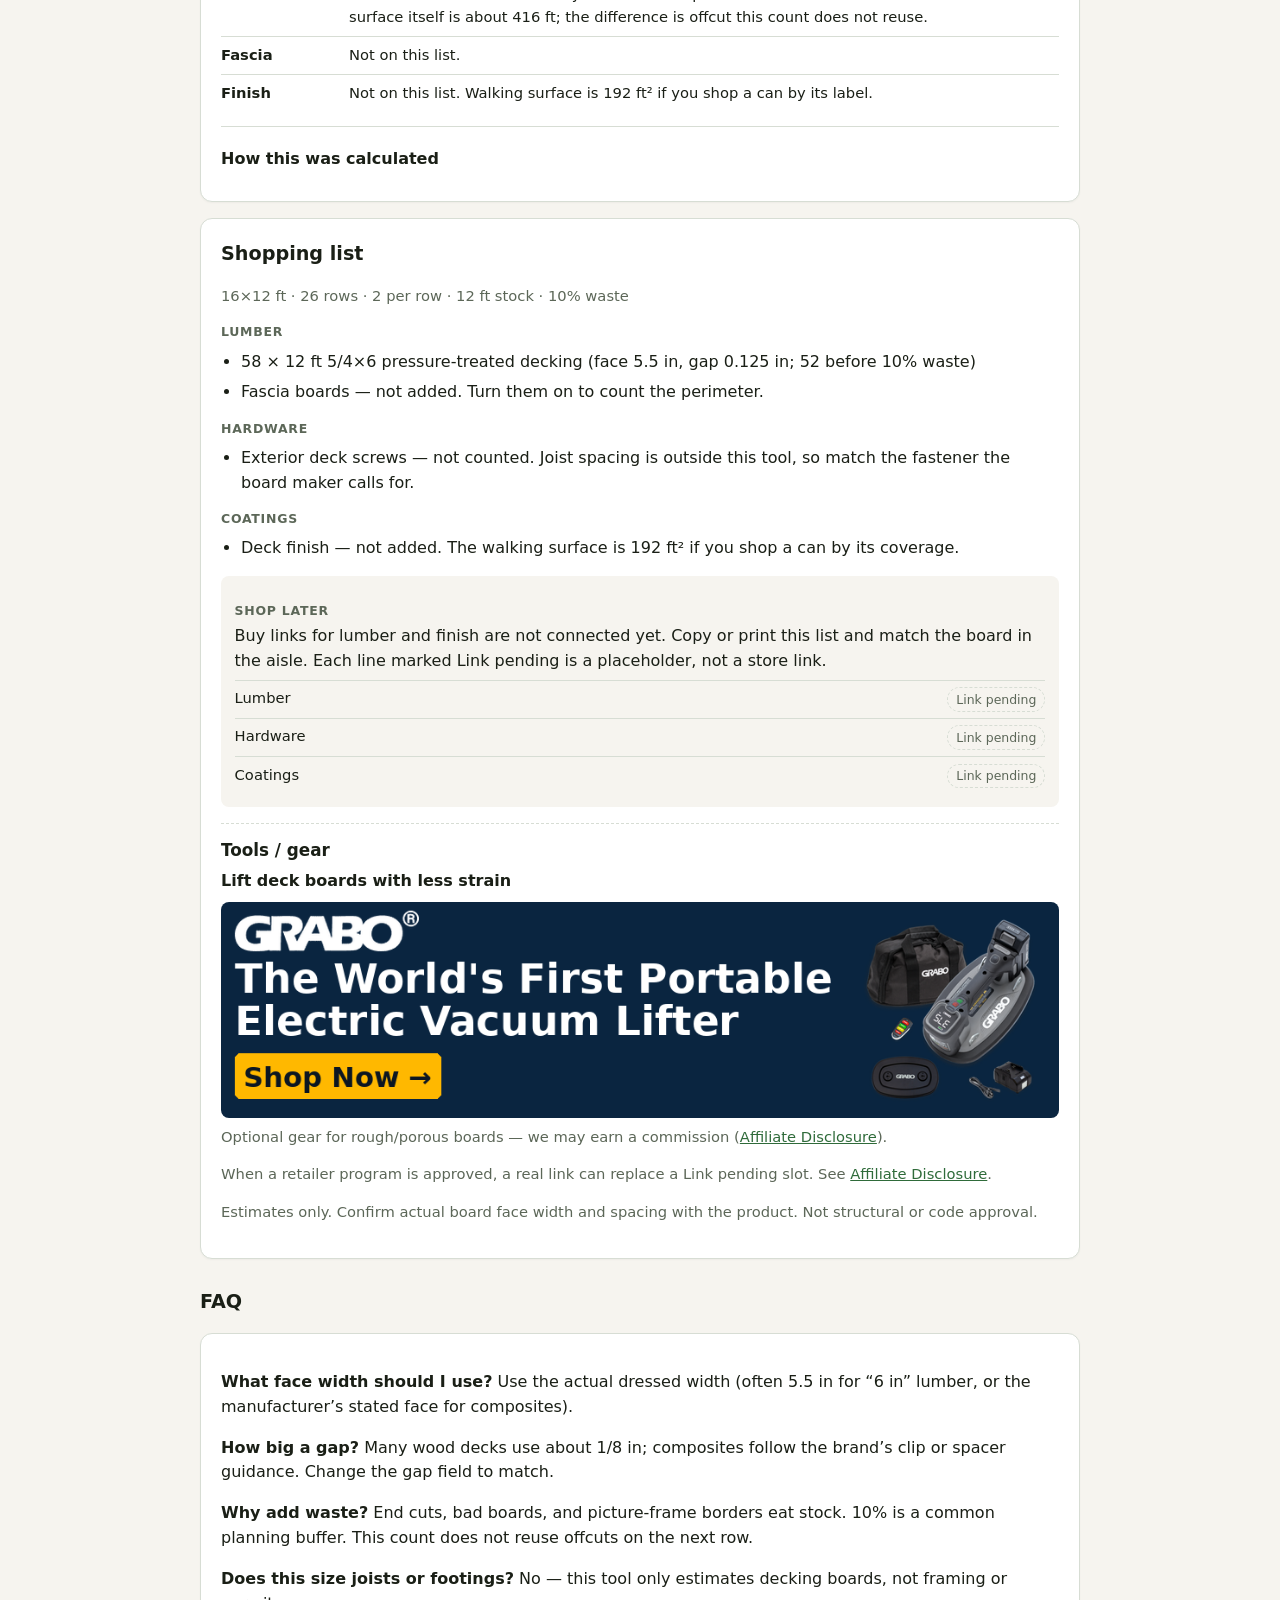
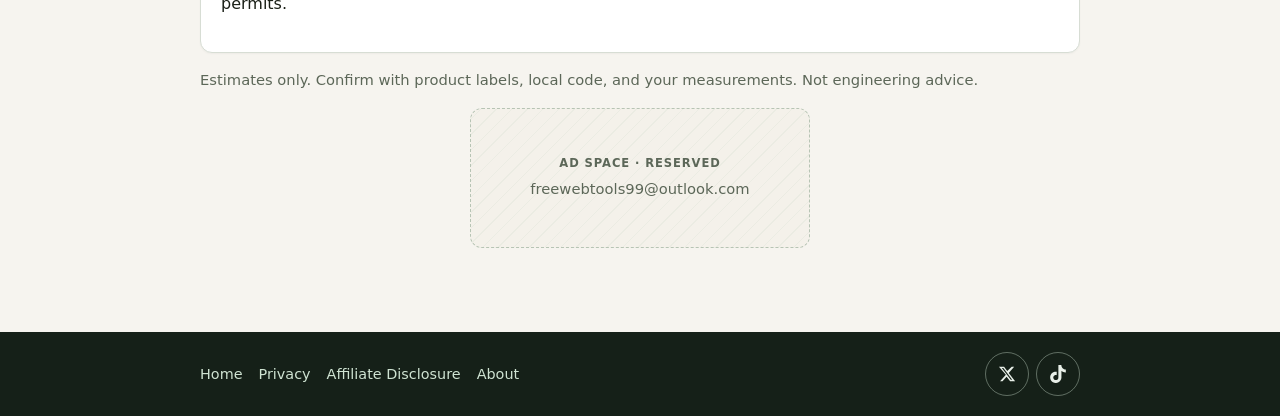
<file: site/calculators/deck-boards.html>
<!DOCTYPE html>
<html lang="en">
<head>
  <meta charset="utf-8" />
  <meta name="viewport" content="width=device-width, initial-scale=1" />
  <title>Deck Board Calculator — Boards, Rows &amp; Waste (Free) | HomeFixMath</title>
  <meta name="description" content="Free DIY deck board calculator. Enter deck size, board width, gap, and stock length — get board count and a printable shopping list. US feet. Estimates only." />
  <link rel="canonical" href="https://homefixmath.com/calculators/deck-boards" />
  <meta property="og:type" content="website" />
  <meta property="og:site_name" content="HomeFixMath" />
  <meta property="og:title" content="Deck Board Calculator — Boards, Rows &amp; Waste (Free) | HomeFixMath" />
  <meta property="og:description" content="Free DIY deck board calculator. Enter deck size, board width, gap, and stock length — get board count and a printable shopping list. US feet. Estimates only." />
  <meta property="og:url" content="https://homefixmath.com/calculators/deck-boards" />
  <meta name="twitter:card" content="summary" />
  <meta name="twitter:title" content="Deck Board Calculator — Boards, Rows &amp; Waste (Free) | HomeFixMath" />
  <meta name="twitter:description" content="Free DIY deck board calculator. Enter deck size, board width, gap, and stock length — get board count and a printable shopping list. US feet. Estimates only." />
  <meta name="twitter:url" content="https://homefixmath.com/calculators/deck-boards" />
  <link rel="stylesheet" href="../styles.css" />
  <script type="application/ld+json">
  {
    "@context": "https://schema.org",
    "@graph": [
      {
        "@type": "WebApplication",
        "name": "Deck Board Calculator",
        "url": "https://homefixmath.com/calculators/deck-boards",
        "description": "Free DIY deck board calculator. Enter deck size, board width, gap, and stock length — get board count and a printable shopping list. US feet. Estimates only.",
        "applicationCategory": "UtilitiesApplication",
        "operatingSystem": "Web",
        "offers": {
          "@type": "Offer",
          "price": "0",
          "priceCurrency": "USD"
        },
        "isPartOf": {
          "@type": "WebApplication",
          "name": "HomeFixMath",
          "url": "https://homefixmath.com/"
        },
        "inLanguage": "en-US"
      },
      {
        "@type": "FAQPage",
        "url": "https://homefixmath.com/calculators/deck-boards",
        "mainEntity": [
          {
            "@type": "Question",
            "name": "What face width should I use?",
            "acceptedAnswer": {
              "@type": "Answer",
              "text": "Use the actual dressed width (often 5.5 in for “6 in” lumber, or the manufacturer’s stated face for composites)."
            }
          },
          {
            "@type": "Question",
            "name": "How big a gap?",
            "acceptedAnswer": {
              "@type": "Answer",
              "text": "Many wood decks use about 1/8 in; composites follow the brand’s clip or spacer guidance. Change the gap field to match."
            }
          },
          {
            "@type": "Question",
            "name": "Why add waste?",
            "acceptedAnswer": {
              "@type": "Answer",
              "text": "End cuts, bad boards, and picture-frame borders eat stock. 10% is a common planning buffer. This count does not reuse offcuts on the next row."
            }
          },
          {
            "@type": "Question",
            "name": "Does this size joists or footings?",
            "acceptedAnswer": {
              "@type": "Answer",
              "text": "No — this tool only estimates decking boards, not framing or permits."
            }
          }
        ]
      }
    ]
  }
  </script>
</head>
<body>
  <a class="skip" href="#main">Skip to content</a>
  <header>
    <div class="wrap">
      <nav aria-label="Primary">
        <a class="brand" href="../index.html">HomeFixMath</a>
        <a href="concrete.html">Concrete</a>
        <a href="fence-panels.html">Fence</a>
        <a href="paint.html">Paint</a>
        <a href="deck-boards.html">Deck</a>
        <a href="../about.html">About</a>
        <a href="../affiliate-disclosure.html">Disclosure</a>
      </nav>
    </div>
  </header>
  <main id="main" class="wrap" tabindex="-1">
    <h1>Deck Board Calculator</h1>
    <p class="lead">Pick a common board — face width and gap together — or type your own. The page shows the rip, the offcuts, and the waste before you buy. Units: feet and inches.</p>

    <aside class="ad-slot" aria-label="Advertising space, reserved">
      <p class="ad-kicker">Ad space · Reserved</p>
      <a href="mailto:freewebtools99@outlook.com">freewebtools99@outlook.com</a>
    </aside>

    <div class="card no-print">
      <fieldset class="scenes">
        <legend>Start from a scene</legend>
        <div id="sceneRow" class="scene-row" role="group" aria-label="Scene templates"></div>
      </fieldset>

      <fieldset class="block">
        <legend>Deck</legend>
        <div class="grid">
          <div>
            <label for="lengthFt">Deck length (ft)</label>
            <input id="lengthFt" type="number" min="0.1" max="200" step="0.1" value="16" inputmode="decimal" />
          </div>
          <div>
            <label for="widthFt">Deck width (ft)</label>
            <input id="widthFt" type="number" min="0.1" max="200" step="0.1" value="12" inputmode="decimal" />
          </div>
          <div>
            <label for="runAlong">Boards run parallel to</label>
            <select id="runAlong">
              <option value="length" selected>Deck length</option>
              <option value="width">Deck width</option>
            </select>
          </div>
        </div>
      </fieldset>

      <fieldset class="block">
        <legend>Boards</legend>
        <div class="grid">
          <div>
            <label for="boardPreset">Board preset</label>
            <select id="boardPreset">
              <option value="pt-5-4x6" selected>5/4×6 pressure-treated (5.5 in face, 1/8 in gap)</option>
              <option value="cedar-5-4x6">5/4×6 cedar (5.5 in face, 1/8 in gap)</option>
              <option value="composite-clip">Composite board (5.5 in face, 3/16 in clip gap)</option>
              <option value="two-by-six">2×6 decking (5.5 in dressed face, 1/8 in gap)</option>
              <option value="custom">Custom face and gap</option>
            </select>
          </div>
          <div>
            <label for="boardWidthIn">Board face width (in)</label>
            <input id="boardWidthIn" type="number" min="1" max="12" step="0.125" value="5.5" inputmode="decimal" aria-describedby="faceHint" />
            <p class="hint" id="faceHint">Use the dressed face. A board sold as 6 in is often 5.5 in.</p>
          </div>
          <div>
            <label for="gapIn">Gap between boards (in)</label>
            <input id="gapIn" type="number" min="0" max="1" step="0.0625" value="0.125" inputmode="decimal" aria-describedby="gapHint" />
            <p class="hint" id="gapHint">About 1/8 in is common for wood. Composite clips often set their own gap — match the clip.</p>
          </div>
          <div>
            <label for="stockFt">Stock board length (ft)</label>
            <select id="stockFt">
              <option value="8">8</option>
              <option value="10">10</option>
              <option value="12" selected>12</option>
              <option value="16">16</option>
              <option value="20">20</option>
            </select>
          </div>
          <div>
            <label for="wastePct">Waste / cuts (%)</label>
            <input id="wastePct" type="number" min="0" max="40" step="1" value="10" inputmode="numeric" aria-describedby="wasteHint" />
            <p class="hint" id="wasteHint">Extra for end cuts, a bad board, and a border you might add. Offcuts are not reused in this count.</p>
          </div>
        </div>
        <div class="checks">
          <div class="row-check">
            <input id="includeFascia" type="checkbox" />
            <label for="includeFascia">Add fascia boards for the perimeter</label>
          </div>
          <div class="row-check">
            <input id="includeFinish" type="checkbox" />
            <label for="includeFinish">Add deck finish to the list</label>
          </div>
        </div>
        <div id="finishFields" hidden>
          <div class="subgrid">
            <div>
              <label for="finishPreset">Finish preset</label>
              <select id="finishPreset">
                <option value="stain-250" selected>Typical deck stain (about 250 ft²/gal)</option>
                <option value="stain-150">Thirsty wood (about 150 ft²/gal)</option>
                <option value="custom">Custom finish coverage</option>
              </select>
            </div>
            <div>
              <label for="finishCoverage">Finish coverage (ft²/gal)</label>
              <input id="finishCoverage" type="number" min="50" max="600" step="1" value="250" inputmode="numeric" />
            </div>
            <div>
              <label for="finishCoats">Finish coats</label>
              <input id="finishCoats" type="number" min="1" max="3" step="1" value="2" inputmode="numeric" />
            </div>
          </div>
          <p class="hint">Finish uses the deck area, not the board count. Composite often skips stain — leave this off if the product says so.</p>
        </div>
      </fieldset>

      <p class="error" id="error" role="alert" aria-live="polite"></p>
      <div class="actions">
        <button type="button" class="btn" id="btnPrint" disabled>Print shopping list</button>
        <button type="button" class="btn btn-secondary" id="btnCopy" disabled>Copy list</button>
      </div>
      <p class="note" id="copyStatus" aria-live="polite"></p>
    </div>

    <div class="card" id="resultCard">
      <h2 class="result-title">The count</h2>
      <div class="results" aria-live="polite">
        <div class="stat"><div class="n" id="outBoards">—</div><div class="l">Boards to buy</div></div>
        <div class="stat"><div class="n" id="outRows">—</div><div class="l">Board rows</div></div>
        <div class="stat"><div class="n" id="outLinFt">—</div><div class="l">Stock ft to buy</div></div>
      </div>
      <p class="callout" id="callout"></p>
      <h3 class="why-title" id="whyTitle">Why these numbers</h3>
      <div id="why" aria-labelledby="whyTitle"></div>
      <details class="how" id="howCalc">
        <summary>How this was calculated</summary>
        <div class="how-run" id="howRun">
          <p>Rows use the dressed face plus the gap as a pitch, then round up. Pieces per row are the run length divided by the stock length, rounded up, without reusing offcuts. Waste is a percent of that raw count, rounded up to whole boards. Example: a 16×12 ft deck, boards parallel to the length, 5.5 in face, 1/8 in gap, 12 ft stock, and 10% waste is 26 rows and 58 boards to buy. This does not size joists or footings.</p>
        </div>
      </details>
    </div>

    <div class="card print-block" id="shoppingCard">
      <h2 class="print-only">HomeFixMath — Deck board shopping list</h2>
      <h2 class="no-print">Shopping list</h2>
      <p class="note" id="shopMeta">Enter valid measurements above to build your list.</p>
      <div id="shopGroups">
        <noscript><p>Turn on JavaScript to build the shopping list. The math stays in your browser.</p></noscript>
      </div>
      <div class="shop-later">
        <h3>Shop later</h3>
        <p>Buy links for lumber and finish are not connected yet. Copy or print this list and match the board in the aisle. Each line marked Link pending is a placeholder, not a store link.</p>
        <div id="shopPending"></div>
      </div>
      <div class="shop-gear no-print">
        <h3>Tools / gear</h3>
        <p class="gear-label">Lift deck boards with less strain</p>
        <a class="gear-banner" href="https://www.kqzyfj.com/click-101916599-17343710" target="_blank" rel="sponsored noopener noreferrer">
          <img src="../assets/affiliates/grabo-highflow-banner.png" width="970" height="250" alt="GRABO HighFlow vacuum lifter — grip rough and porous surfaces" border="0" loading="lazy" />
        </a>
        <p class="note">Optional gear for rough/porous boards — we may earn a commission (<a href="../affiliate-disclosure.html">Affiliate Disclosure</a>).</p>
      </div>
      <p class="note">When a retailer program is approved, a real link can replace a Link pending slot. See <a href="../affiliate-disclosure.html">Affiliate Disclosure</a>.</p>
      <p class="disclaimer">Estimates only. Confirm actual board face width and spacing with the product. Not structural or code approval.</p>
    </div>

    <div class="no-print">
      <h2>FAQ</h2>
      <div class="card">
        <p><strong>What face width should I use?</strong> Use the actual dressed width (often 5.5 in for “6 in” lumber, or the manufacturer’s stated face for composites).</p>
        <p><strong>How big a gap?</strong> Many wood decks use about 1/8 in; composites follow the brand’s clip or spacer guidance. Change the gap field to match.</p>
        <p><strong>Why add waste?</strong> End cuts, bad boards, and picture-frame borders eat stock. 10% is a common planning buffer. This count does not reuse offcuts on the next row.</p>
        <p><strong>Does this size joists or footings?</strong> No — this tool only estimates decking boards, not framing or permits.</p>
      </div>
      <p class="disclaimer">Estimates only. Confirm with product labels, local code, and your measurements. Not engineering advice.</p>
    </div>
    <aside class="ad-slot ad-rect" aria-label="Advertising space, reserved">
      <p class="ad-kicker">Ad space · Reserved</p>
      <a href="mailto:freewebtools99@outlook.com">freewebtools99@outlook.com</a>
    </aside>
  </main>
  <footer class="no-print">
    <div class="wrap">
      <nav class="footer-links" aria-label="Footer">
        <a href="../index.html">Home</a>
        <a href="../privacy.html">Privacy</a>
        <a href="../affiliate-disclosure.html">Affiliate Disclosure</a>
        <a href="../about.html">About</a>
      </nav>
      <nav class="footer-social" aria-label="Social">
        <a class="social-link" href="https://x.com/vincentlee_9129" target="_blank" rel="noopener noreferrer">
          <svg viewBox="0 0 24 24" aria-hidden="true" focusable="false"><path fill="currentColor" d="M18.244 2.25h3.308l-7.227 8.26 8.502 11.24H16.17l-4.714-6.231-5.401 6.231H2.744l7.727-8.835L1.254 2.25H8.08l4.253 5.622L18.244 2.25zm-1.161 17.52h1.833L7.084 4.126H5.117z"/></svg>
          <span class="sr-only">HomeFixMath on X</span>
        </a>
        <a class="social-link" href="https://www.tiktok.com/@free_webtools" target="_blank" rel="noopener noreferrer">
          <svg viewBox="0 0 24 24" aria-hidden="true" focusable="false"><path fill="currentColor" d="M12.525.02c1.31-.02 2.61-.01 3.91-.02.08 1.53.63 3.09 1.75 4.17 1.12 1.11 2.7 1.62 4.24 1.79v4.03c-1.44-.05-2.89-.35-4.2-.97-.57-.26-1.1-.59-1.62-.93-.01 2.92.01 5.84-.02 8.75-.08 1.4-.54 2.79-1.35 3.94-1.31 1.92-3.58 3.17-5.91 3.21-1.43.08-2.86-.31-4.08-1.03-2.02-1.19-3.44-3.37-3.65-5.71-.02-.5-.03-1-.01-1.49.18-1.9 1.12-3.72 2.58-4.96 1.66-1.44 3.98-2.13 6.15-1.72.02 1.48-.04 2.96-.04 4.44-.99-.32-2.15-.23-3.02.37-.63.41-1.11 1.04-1.36 1.75-.21.51-.15 1.07-.14 1.61.24 1.64 1.82 3.02 3.5 2.87 1.12-.01 2.19-.66 2.77-1.61.19-.33.4-.67.41-1.06.1-1.79.06-3.57.07-5.36.01-4.03-.01-8.05.02-12.07z"/></svg>
          <span class="sr-only">HomeFixMath on TikTok</span>
        </a>
      </nav>
    </div>
  </footer>
  <script src="../js/calcs.js"></script>
  <script src="../js/ui.js"></script>
  <script>
    (function () {
      var C = window.HFMCalcs;
      var U = window.HFMUI;
      var $ = function (id) { return document.getElementById(id); };
      var applying = false;
      var lastText = "";

      var sceneUi = U.setupScenes($("sceneRow"), C.deckScenes, applyScene);

      function syncFinish() {
        $("finishFields").hidden = !$("includeFinish").checked;
      }

      function fillBoard() {
        var item = C.byId(C.deckPresets, $("boardPreset").value);
        if (!item || item.faceIn == null) return;
        $("boardWidthIn").value = item.faceIn;
        $("gapIn").value = item.gapIn;
      }

      function fillFinish() {
        var item = C.byId(C.finishPresets, $("finishPreset").value);
        if (!item || item.coverage == null) return;
        $("finishCoverage").value = item.coverage;
      }

      function applyScene(scene) {
        applying = true;
        $("lengthFt").value = scene.lengthFt;
        $("widthFt").value = scene.widthFt;
        $("boardPreset").value = scene.presetId;
        fillBoard();
        $("stockFt").value = String(scene.stockFt);
        $("wastePct").value = scene.wastePct;
        $("runAlong").value = scene.runAlong;
        $("includeFascia").checked = !!scene.includeFascia;
        $("includeFinish").checked = !!scene.includeFinish;
        $("finishPreset").value = scene.finishPresetId;
        fillFinish();
        $("finishCoats").value = scene.finishCoats;
        syncFinish();
        applying = false;
        sceneUi.press(scene.id);
        calc();
      }

      function readNum(id) {
        var raw = $(id).value.trim();
        if (raw === "") return NaN;
        return Number(raw);
      }

      function readInt(id) {
        var raw = $(id).value.trim();
        if (!/^\d+$/.test(raw)) return NaN;
        return Number(raw);
      }

      function setButtons(on) {
        $("btnPrint").disabled = !on;
        $("btnCopy").disabled = !on;
      }

      function showEmpty() {
        $("outBoards").textContent = "—";
        $("outRows").textContent = "—";
        $("outLinFt").textContent = "—";
        $("callout").textContent = "";
        U.clear($("why"));
        U.renderHow($("howRun"), ["Fix the measurements above to see this run."]);
        $("shopMeta").textContent = "Enter valid measurements above to build your list.";
        U.clear($("shopGroups"));
        U.clear($("shopPending"));
        lastText = "";
      }

      function calc() {
        $("error").textContent = "";
        $("copyStatus").textContent = "";
        syncFinish();
        var board = C.byId(C.deckPresets, $("boardPreset").value);
        var finish = C.byId(C.finishPresets, $("finishPreset").value);
        var result = C.deck({
          lengthFt: readNum("lengthFt"),
          widthFt: readNum("widthFt"),
          boardWidthIn: readNum("boardWidthIn"),
          gapIn: readNum("gapIn"),
          stockFt: readNum("stockFt"),
          wastePct: readNum("wastePct"),
          runAlong: $("runAlong").value,
          boardName: board ? board.name : "decking",
          fastenerName: board ? board.fastener : "Deck screws or hidden clips",
          includeFascia: $("includeFascia").checked,
          includeFinish: $("includeFinish").checked,
          finishCoverage: readNum("finishCoverage"),
          finishCoats: readInt("finishCoats"),
          finishName: finish ? finish.name : "deck finish"
        });
        if (!result.ok) {
          $("error").textContent = result.error;
          setButtons(false);
          showEmpty();
          return;
        }
        $("outBoards").textContent = String(result.boards);
        $("outRows").textContent = String(result.rows);
        $("outLinFt").textContent = String(result.stockFt);
        $("callout").textContent = result.callout;
        U.renderWhy($("why"), result.why);
        U.renderHow($("howRun"), result.how);
        $("shopMeta").textContent = result.meta;
        U.renderGroups($("shopGroups"), result.groups);
        U.renderPending($("shopPending"), result.groups.map(function (group) { return group.name; }));
        setButtons(true);
        lastText = U.toPlainText(
          "HomeFixMath — Deck board shopping list",
          [result.meta],
          result.groups,
          result.why,
          result.copyNotes
        );
      }

      $("boardPreset").addEventListener("change", function () {
        if (applying) return;
        fillBoard();
        sceneUi.clear();
        calc();
      });
      ["boardWidthIn", "gapIn"].forEach(function (id) {
        $(id).addEventListener("input", function () {
          if (applying) return;
          $("boardPreset").value = "custom";
          sceneUi.clear();
          calc();
        });
      });
      $("finishPreset").addEventListener("change", function () {
        if (applying) return;
        fillFinish();
        sceneUi.clear();
        calc();
      });
      $("finishCoverage").addEventListener("input", function () {
        if (applying) return;
        $("finishPreset").value = "custom";
        sceneUi.clear();
        calc();
      });
      ["lengthFt", "widthFt", "wastePct", "finishCoats"].forEach(function (id) {
        $(id).addEventListener("input", function () {
          if (applying) return;
          sceneUi.clear();
          calc();
        });
      });
      ["stockFt", "runAlong", "includeFascia", "includeFinish"].forEach(function (id) {
        $(id).addEventListener("change", function () {
          if (applying) return;
          syncFinish();
          sceneUi.clear();
          calc();
        });
      });

      U.bindPrint($("btnPrint"), $("howCalc"));
      U.bindCopy($("btnCopy"), $("copyStatus"), function () { return lastText; });
      applyScene(C.byId(C.deckScenes, "classic"));
    })();
  </script>
</body>
</html>
</file>
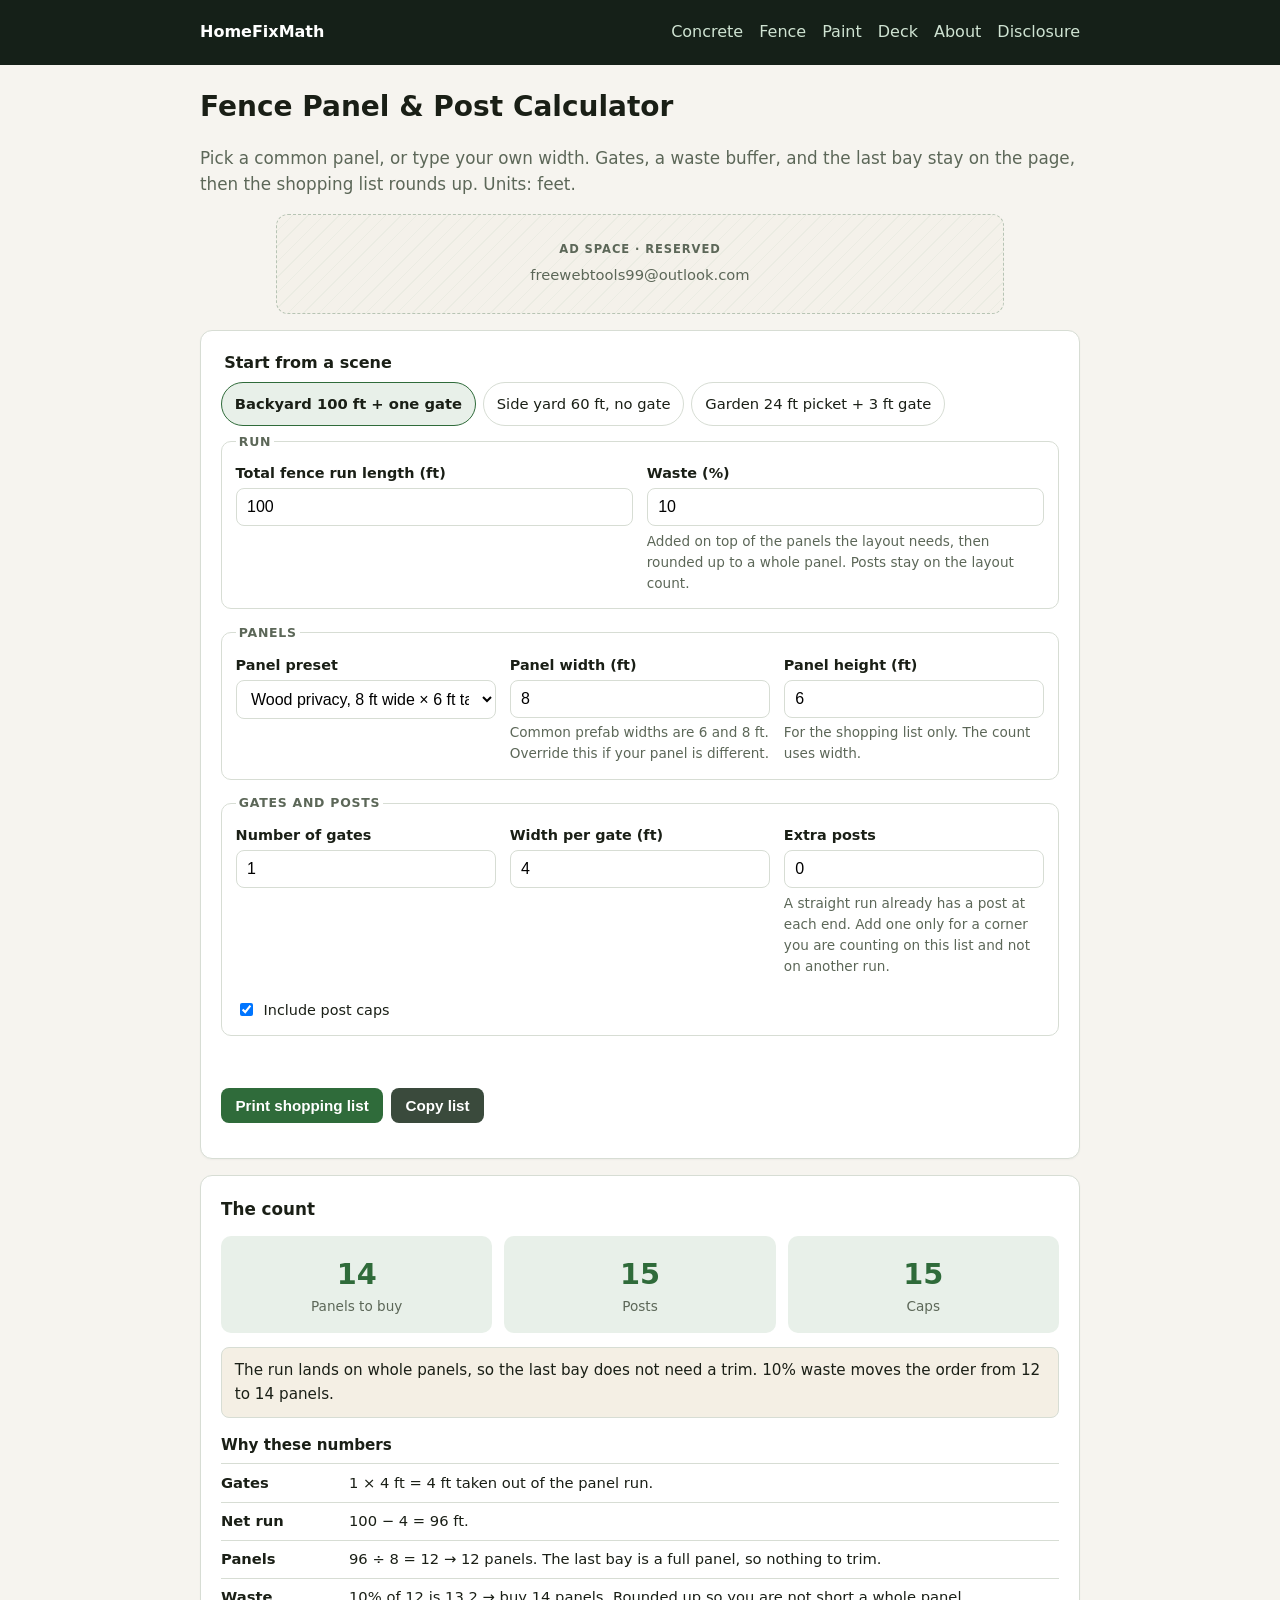
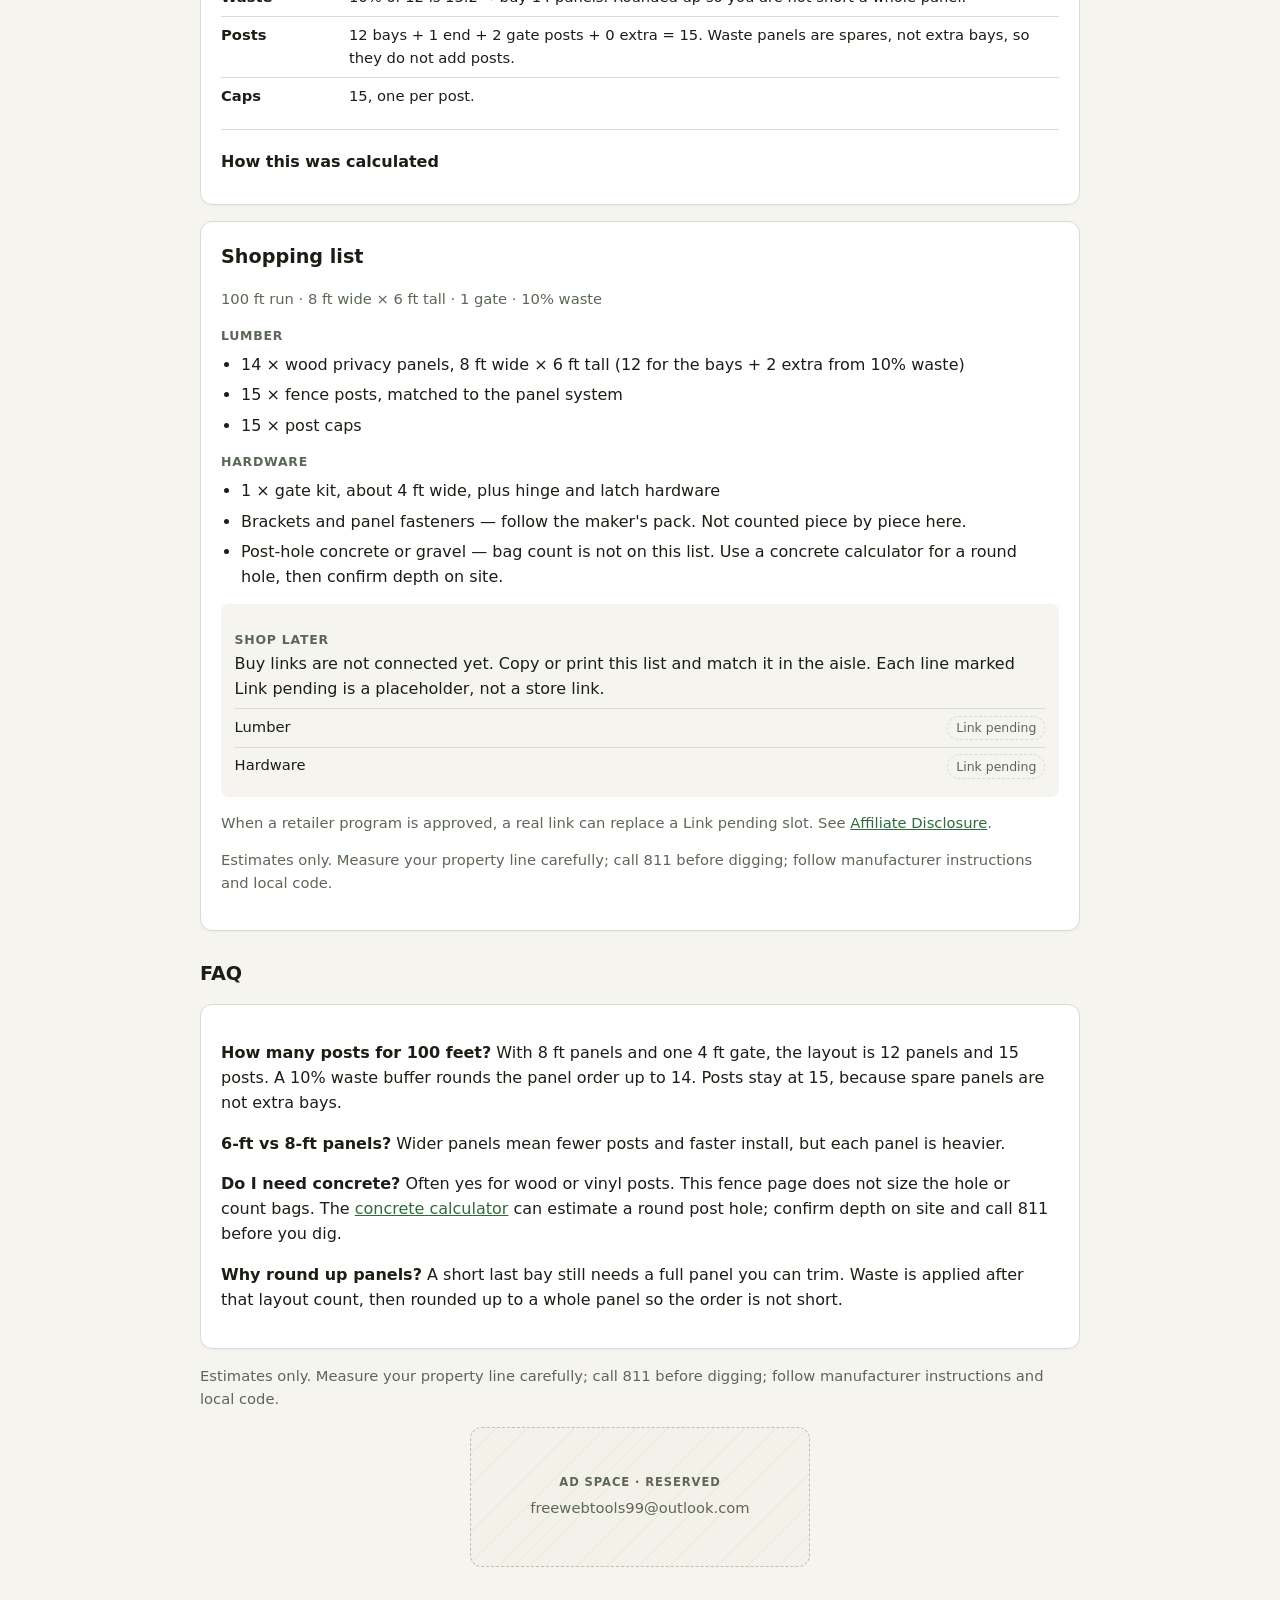
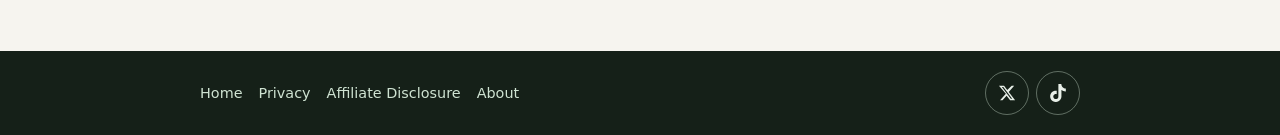
<file: site/calculators/fence-panels.html>
<!DOCTYPE html>
<html lang="en">
<head>
  <meta charset="utf-8" />
  <meta name="viewport" content="width=device-width, initial-scale=1" />
  <title>Fence Panel Calculator — Panels, Posts &amp; Caps (Free) | HomeFixMath</title>
  <meta name="description" content="Free DIY fence panel calculator. Enter fence length, panel width, and gates — get panels, posts, caps, and a printable shopping list. US feet. Estimates only." />
  <link rel="canonical" href="https://homefixmath.com/calculators/fence-panels" />
  <meta property="og:type" content="website" />
  <meta property="og:site_name" content="HomeFixMath" />
  <meta property="og:title" content="Fence Panel Calculator — Panels, Posts &amp; Caps (Free) | HomeFixMath" />
  <meta property="og:description" content="Free DIY fence panel calculator. Enter fence length, panel width, and gates — get panels, posts, caps, and a printable shopping list. US feet. Estimates only." />
  <meta property="og:url" content="https://homefixmath.com/calculators/fence-panels" />
  <meta name="twitter:card" content="summary" />
  <meta name="twitter:title" content="Fence Panel Calculator — Panels, Posts &amp; Caps (Free) | HomeFixMath" />
  <meta name="twitter:description" content="Free DIY fence panel calculator. Enter fence length, panel width, and gates — get panels, posts, caps, and a printable shopping list. US feet. Estimates only." />
  <meta name="twitter:url" content="https://homefixmath.com/calculators/fence-panels" />
  <link rel="stylesheet" href="../styles.css" />
  <script type="application/ld+json">
  {
    "@context": "https://schema.org",
    "@graph": [
      {
        "@type": "WebApplication",
        "name": "Fence Panel Calculator",
        "url": "https://homefixmath.com/calculators/fence-panels",
        "description": "Free DIY fence panel calculator. Enter fence length, panel width, and gates — get panels, posts, caps, and a printable shopping list. US feet. Estimates only.",
        "applicationCategory": "UtilitiesApplication",
        "operatingSystem": "Web",
        "offers": {
          "@type": "Offer",
          "price": "0",
          "priceCurrency": "USD"
        },
        "isPartOf": {
          "@type": "WebApplication",
          "name": "HomeFixMath",
          "url": "https://homefixmath.com/"
        },
        "inLanguage": "en-US"
      },
      {
        "@type": "FAQPage",
        "url": "https://homefixmath.com/calculators/fence-panels",
        "mainEntity": [
          {
            "@type": "Question",
            "name": "How many posts for 100 feet?",
            "acceptedAnswer": {
              "@type": "Answer",
              "text": "With 8 ft panels and one 4 ft gate, the layout is 12 panels and 15 posts. A 10% waste buffer rounds the panel order up to 14. Posts stay at 15, because spare panels are not extra bays."
            }
          },
          {
            "@type": "Question",
            "name": "6-ft vs 8-ft panels?",
            "acceptedAnswer": {
              "@type": "Answer",
              "text": "Wider panels mean fewer posts and faster install, but each panel is heavier."
            }
          },
          {
            "@type": "Question",
            "name": "Do I need concrete?",
            "acceptedAnswer": {
              "@type": "Answer",
              "text": "Often yes for wood or vinyl posts. This fence page does not size the hole or count bags. The concrete calculator can estimate a round post hole; confirm depth on site and call 811 before you dig."
            }
          },
          {
            "@type": "Question",
            "name": "Why round up panels?",
            "acceptedAnswer": {
              "@type": "Answer",
              "text": "A short last bay still needs a full panel you can trim. Waste is applied after that layout count, then rounded up to a whole panel so the order is not short."
            }
          }
        ]
      }
    ]
  }
  </script>
</head>
<body>
  <a class="skip" href="#main">Skip to content</a>
  <header>
    <div class="wrap">
      <nav aria-label="Primary">
        <a class="brand" href="../index.html">HomeFixMath</a>
        <a href="concrete.html">Concrete</a>
        <a href="fence-panels.html">Fence</a>
        <a href="paint.html">Paint</a>
        <a href="deck-boards.html">Deck</a>
        <a href="../about.html">About</a>
        <a href="../affiliate-disclosure.html">Disclosure</a>
      </nav>
    </div>
  </header>
  <main id="main" class="wrap" tabindex="-1">
    <h1>Fence Panel &amp; Post Calculator</h1>
    <p class="lead">Pick a common panel, or type your own width. Gates, a waste buffer, and the last bay stay on the page, then the shopping list rounds up. Units: feet.</p>

    <aside class="ad-slot" aria-label="Advertising space, reserved">
      <p class="ad-kicker">Ad space · Reserved</p>
      <a href="mailto:freewebtools99@outlook.com">freewebtools99@outlook.com</a>
    </aside>

    <div class="card no-print">
      <fieldset class="scenes">
        <legend>Start from a scene</legend>
        <div id="sceneRow" class="scene-row" role="group" aria-label="Scene templates"></div>
      </fieldset>

      <fieldset class="block">
        <legend>Run</legend>
        <div class="grid">
          <div>
            <label for="totalLengthFt">Total fence run length (ft)</label>
            <input id="totalLengthFt" type="number" min="0.1" max="2000" step="0.1" value="100" inputmode="decimal" />
          </div>
          <div>
            <label for="wastePct">Waste (%)</label>
            <input id="wastePct" type="number" min="0" max="40" step="1" value="10" inputmode="numeric" aria-describedby="wasteHint" />
            <p class="hint" id="wasteHint">Added on top of the panels the layout needs, then rounded up to a whole panel. Posts stay on the layout count.</p>
          </div>
        </div>
      </fieldset>

      <fieldset class="block">
        <legend>Panels</legend>
        <div class="grid">
          <div>
            <label for="panelPreset">Panel preset</label>
            <select id="panelPreset">
              <option value="wood-8x6" selected>Wood privacy, 8 ft wide × 6 ft tall</option>
              <option value="wood-6x6">Wood privacy, 6 ft wide × 6 ft tall</option>
              <option value="vinyl-6x6">Vinyl privacy, 6 ft wide × 6 ft tall</option>
              <option value="vinyl-8x6">Vinyl privacy, 8 ft wide × 6 ft tall</option>
              <option value="picket-4x4">Wood picket section, 4 ft wide × 4 ft tall</option>
              <option value="custom">Custom width</option>
            </select>
          </div>
          <div>
            <label for="panelWidthFt">Panel width (ft)</label>
            <input id="panelWidthFt" type="number" min="4" max="12" step="0.5" value="8" inputmode="decimal" aria-describedby="widthHint" />
            <p class="hint" id="widthHint">Common prefab widths are 6 and 8 ft. Override this if your panel is different.</p>
          </div>
          <div>
            <label for="panelHeightFt">Panel height (ft)</label>
            <input id="panelHeightFt" type="number" min="1" max="12" step="0.5" value="6" inputmode="decimal" aria-describedby="heightHint" />
            <p class="hint" id="heightHint">For the shopping list only. The count uses width.</p>
          </div>
        </div>
      </fieldset>

      <fieldset class="block">
        <legend>Gates and posts</legend>
        <div class="grid">
          <div>
            <label for="gateCount">Number of gates</label>
            <input id="gateCount" type="number" min="0" max="20" step="1" value="1" inputmode="numeric" />
          </div>
          <div>
            <label for="gateWidthFt">Width per gate (ft)</label>
            <input id="gateWidthFt" type="number" min="0.1" max="20" step="0.1" value="4" inputmode="decimal" />
          </div>
          <div>
            <label for="extraPosts">Extra posts</label>
            <input id="extraPosts" type="number" min="0" max="100" step="1" value="0" inputmode="numeric" aria-describedby="extraHint" />
            <p class="hint" id="extraHint">A straight run already has a post at each end. Add one only for a corner you are counting on this list and not on another run.</p>
          </div>
          <div class="row-check">
            <input id="includeCaps" type="checkbox" checked />
            <label for="includeCaps">Include post caps</label>
          </div>
        </div>
      </fieldset>

      <p class="error" id="error" role="alert" aria-live="polite"></p>
      <div class="actions">
        <button type="button" class="btn" id="btnPrint" disabled>Print shopping list</button>
        <button type="button" class="btn btn-secondary" id="btnCopy" disabled>Copy list</button>
      </div>
      <p class="note" id="copyStatus" aria-live="polite"></p>
    </div>

    <div class="card" id="resultCard">
      <h2 class="result-title">The count</h2>
      <div class="results" aria-live="polite">
        <div class="stat"><div class="n" id="outPanels">—</div><div class="l">Panels to buy</div></div>
        <div class="stat"><div class="n" id="outPosts">—</div><div class="l">Posts</div></div>
        <div class="stat"><div class="n" id="outCaps">—</div><div class="l">Caps</div></div>
      </div>
      <p class="callout" id="callout"></p>
      <h3 class="why-title" id="whyTitle">Why these numbers</h3>
      <div id="why" aria-labelledby="whyTitle"></div>
      <details class="how" id="howCalc">
        <summary>How this was calculated</summary>
        <div class="how-run" id="howRun">
          <p>Net length is the run minus the gates. Panels are that length divided by the panel width, rounded up, because a short last bay still needs a whole panel you can trim. A waste percent is applied to that count and rounded up again. Posts are the bays plus one end, plus two per gate, plus any extras you type. Example: 100 ft with one 4 ft gate and 8 ft panels is 12 panels for the layout and 15 posts. At 10% waste the list rounds the panels up to 14. This is a shopping count, not a code or structural check.</p>
        </div>
      </details>
    </div>

    <div class="card print-block" id="shoppingCard">
      <h2 class="print-only">HomeFixMath — Fence shopping list</h2>
      <h2 class="no-print">Shopping list</h2>
      <p class="note" id="shopMeta">Enter valid measurements above to build your list.</p>
      <div id="shopGroups">
        <noscript><p>Turn on JavaScript to build the shopping list. The math stays in your browser.</p></noscript>
      </div>
      <div class="shop-later">
        <h3>Shop later</h3>
        <p>Buy links are not connected yet. Copy or print this list and match it in the aisle. Each line marked Link pending is a placeholder, not a store link.</p>
        <div id="shopPending"></div>
      </div>
      <p class="note">When a retailer program is approved, a real link can replace a Link pending slot. See <a href="../affiliate-disclosure.html">Affiliate Disclosure</a>.</p>
      <p class="disclaimer">Estimates only. Measure your property line carefully; call 811 before digging; follow manufacturer instructions and local code.</p>
    </div>

    <div class="no-print">
      <h2>FAQ</h2>
      <div class="card">
        <p><strong>How many posts for 100 feet?</strong> With 8 ft panels and one 4 ft gate, the layout is 12 panels and 15 posts. A 10% waste buffer rounds the panel order up to 14. Posts stay at 15, because spare panels are not extra bays.</p>
        <p><strong>6-ft vs 8-ft panels?</strong> Wider panels mean fewer posts and faster install, but each panel is heavier.</p>
        <p><strong>Do I need concrete?</strong> Often yes for wood or vinyl posts. This fence page does not size the hole or count bags. The <a href="concrete.html">concrete calculator</a> can estimate a round post hole; confirm depth on site and call 811 before you dig.</p>
        <p><strong>Why round up panels?</strong> A short last bay still needs a full panel you can trim. Waste is applied after that layout count, then rounded up to a whole panel so the order is not short.</p>
      </div>
      <p class="disclaimer">Estimates only. Measure your property line carefully; call 811 before digging; follow manufacturer instructions and local code.</p>
    </div>
    <aside class="ad-slot ad-rect" aria-label="Advertising space, reserved">
      <p class="ad-kicker">Ad space · Reserved</p>
      <a href="mailto:freewebtools99@outlook.com">freewebtools99@outlook.com</a>
    </aside>
  </main>
  <footer class="no-print">
    <div class="wrap">
      <nav class="footer-links" aria-label="Footer">
        <a href="../index.html">Home</a>
        <a href="../privacy.html">Privacy</a>
        <a href="../affiliate-disclosure.html">Affiliate Disclosure</a>
        <a href="../about.html">About</a>
      </nav>
      <nav class="footer-social" aria-label="Social">
        <a class="social-link" href="https://x.com/vincentlee_9129" target="_blank" rel="noopener noreferrer">
          <svg viewBox="0 0 24 24" aria-hidden="true" focusable="false"><path fill="currentColor" d="M18.244 2.25h3.308l-7.227 8.26 8.502 11.24H16.17l-4.714-6.231-5.401 6.231H2.744l7.727-8.835L1.254 2.25H8.08l4.253 5.622L18.244 2.25zm-1.161 17.52h1.833L7.084 4.126H5.117z"/></svg>
          <span class="sr-only">HomeFixMath on X</span>
        </a>
        <a class="social-link" href="https://www.tiktok.com/@free_webtools" target="_blank" rel="noopener noreferrer">
          <svg viewBox="0 0 24 24" aria-hidden="true" focusable="false"><path fill="currentColor" d="M12.525.02c1.31-.02 2.61-.01 3.91-.02.08 1.53.63 3.09 1.75 4.17 1.12 1.11 2.7 1.62 4.24 1.79v4.03c-1.44-.05-2.89-.35-4.2-.97-.57-.26-1.1-.59-1.62-.93-.01 2.92.01 5.84-.02 8.75-.08 1.4-.54 2.79-1.35 3.94-1.31 1.92-3.58 3.17-5.91 3.21-1.43.08-2.86-.31-4.08-1.03-2.02-1.19-3.44-3.37-3.65-5.71-.02-.5-.03-1-.01-1.49.18-1.9 1.12-3.72 2.58-4.96 1.66-1.44 3.98-2.13 6.15-1.72.02 1.48-.04 2.96-.04 4.44-.99-.32-2.15-.23-3.02.37-.63.41-1.11 1.04-1.36 1.75-.21.51-.15 1.07-.14 1.61.24 1.64 1.82 3.02 3.5 2.87 1.12-.01 2.19-.66 2.77-1.61.19-.33.4-.67.41-1.06.1-1.79.06-3.57.07-5.36.01-4.03-.01-8.05.02-12.07z"/></svg>
          <span class="sr-only">HomeFixMath on TikTok</span>
        </a>
      </nav>
    </div>
  </footer>
  <script src="../js/calcs.js"></script>
  <script src="../js/ui.js"></script>
  <script>
    (function () {
      var C = window.HFMCalcs;
      var U = window.HFMUI;
      var $ = function (id) { return document.getElementById(id); };
      var applying = false;
      var lastText = "";

      var sceneUi = U.setupScenes($("sceneRow"), C.fenceScenes, applyScene);

      function preset() {
        return C.byId(C.fencePresets, $("panelPreset").value) || C.byId(C.fencePresets, "custom");
      }

      function fillPreset(id) {
        var item = C.byId(C.fencePresets, id);
        if (!item || item.widthFt == null) return;
        $("panelWidthFt").value = item.widthFt;
        $("panelHeightFt").value = item.heightFt;
      }

      function applyScene(scene) {
        applying = true;
        $("totalLengthFt").value = scene.totalLengthFt;
        $("panelPreset").value = scene.presetId;
        fillPreset(scene.presetId);
        $("gateCount").value = scene.gateCount;
        $("gateWidthFt").value = scene.gateWidthFt;
        $("extraPosts").value = scene.extraPosts;
        $("includeCaps").checked = !!scene.includeCaps;
        $("wastePct").value = scene.wastePct;
        applying = false;
        sceneUi.press(scene.id);
        calc();
      }

      function readNum(id) {
        var raw = $(id).value.trim();
        if (raw === "") return NaN;
        return Number(raw);
      }

      function readInt(id) {
        var raw = $(id).value.trim();
        if (!/^\d+$/.test(raw)) return NaN;
        return Number(raw);
      }

      function setButtons(on) {
        $("btnPrint").disabled = !on;
        $("btnCopy").disabled = !on;
      }

      function showEmpty() {
        $("outPanels").textContent = "—";
        $("outPosts").textContent = "—";
        $("outCaps").textContent = "—";
        $("callout").textContent = "";
        U.clear($("why"));
        U.renderHow($("howRun"), ["Fix the measurements above to see this run."]);
        $("shopMeta").textContent = "Enter valid measurements above to build your list.";
        U.clear($("shopGroups"));
        U.clear($("shopPending"));
        lastText = "";
      }

      function calc() {
        $("error").textContent = "";
        $("copyStatus").textContent = "";
        var result = C.fence({
          totalLengthFt: readNum("totalLengthFt"),
          panelWidthFt: readNum("panelWidthFt"),
          panelHeightFt: readNum("panelHeightFt"),
          gateCount: readInt("gateCount"),
          gateWidthFt: readNum("gateWidthFt"),
          extraPosts: readInt("extraPosts"),
          includeCaps: $("includeCaps").checked,
          wastePct: readNum("wastePct"),
          materialName: preset().material
        });
        if (!result.ok) {
          $("error").textContent = result.error;
          setButtons(false);
          showEmpty();
          return;
        }
        $("outPanels").textContent = String(result.buyPanels);
        $("outPosts").textContent = String(result.posts);
        $("outCaps").textContent = String(result.caps);
        $("callout").textContent = result.callout;
        U.renderWhy($("why"), result.why);
        U.renderHow($("howRun"), result.how);
        $("shopMeta").textContent = result.meta;
        U.renderGroups($("shopGroups"), result.groups);
        U.renderPending($("shopPending"), result.groups.map(function (group) { return group.name; }));
        setButtons(true);
        lastText = U.toPlainText(
          "HomeFixMath — Fence shopping list",
          [result.meta],
          result.groups,
          result.why,
          result.copyNotes
        );
      }

      $("panelPreset").addEventListener("change", function () {
        if (applying) return;
        fillPreset($("panelPreset").value);
        sceneUi.clear();
        calc();
      });

      ["panelWidthFt", "panelHeightFt"].forEach(function (id) {
        $(id).addEventListener("input", function () {
          if (applying) return;
          $("panelPreset").value = "custom";
          sceneUi.clear();
          calc();
        });
      });

      ["totalLengthFt", "gateCount", "gateWidthFt", "extraPosts", "wastePct"].forEach(function (id) {
        $(id).addEventListener("input", function () {
          if (applying) return;
          sceneUi.clear();
          calc();
        });
      });
      $("includeCaps").addEventListener("change", function () {
        if (applying) return;
        sceneUi.clear();
        calc();
      });

      U.bindPrint($("btnPrint"), $("howCalc"));
      U.bindCopy($("btnCopy"), $("copyStatus"), function () { return lastText; });
      applyScene(C.byId(C.fenceScenes, "backyard"));
    })();
  </script>
</body>
</html>
</file>
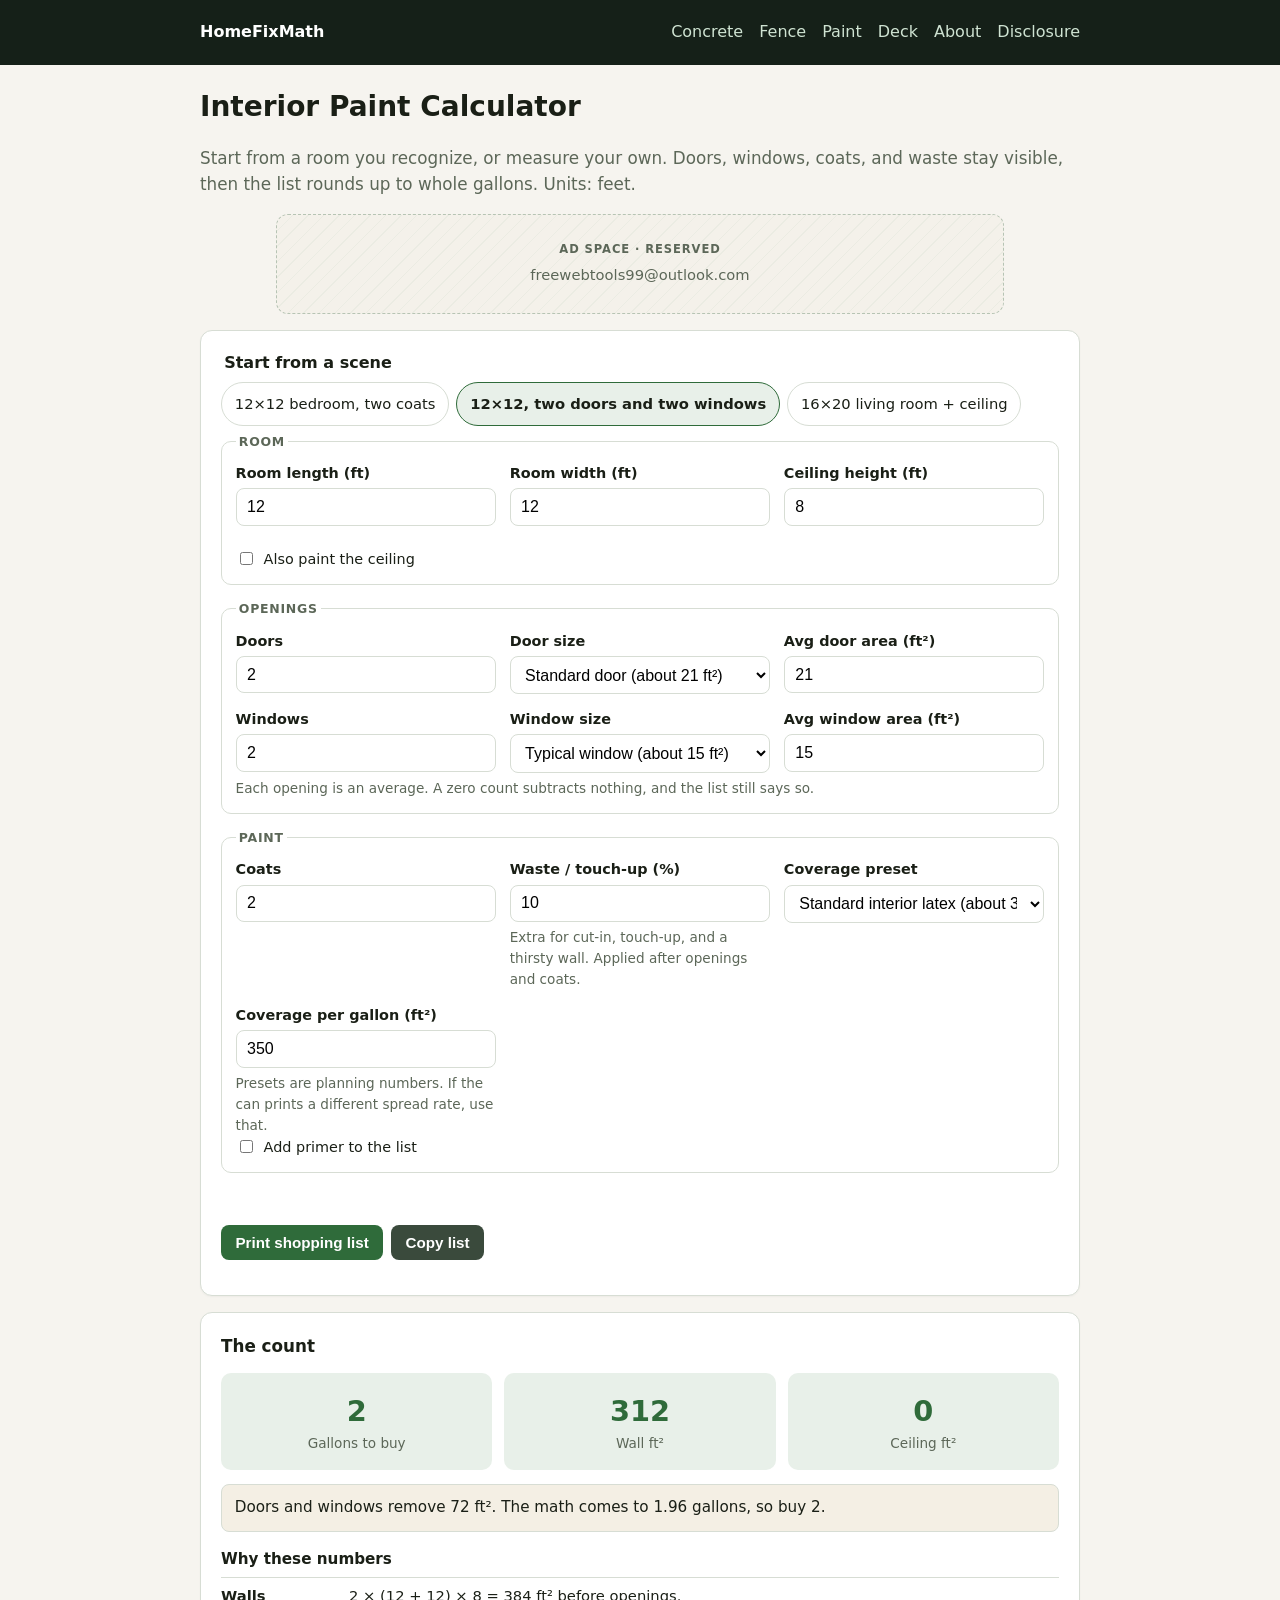
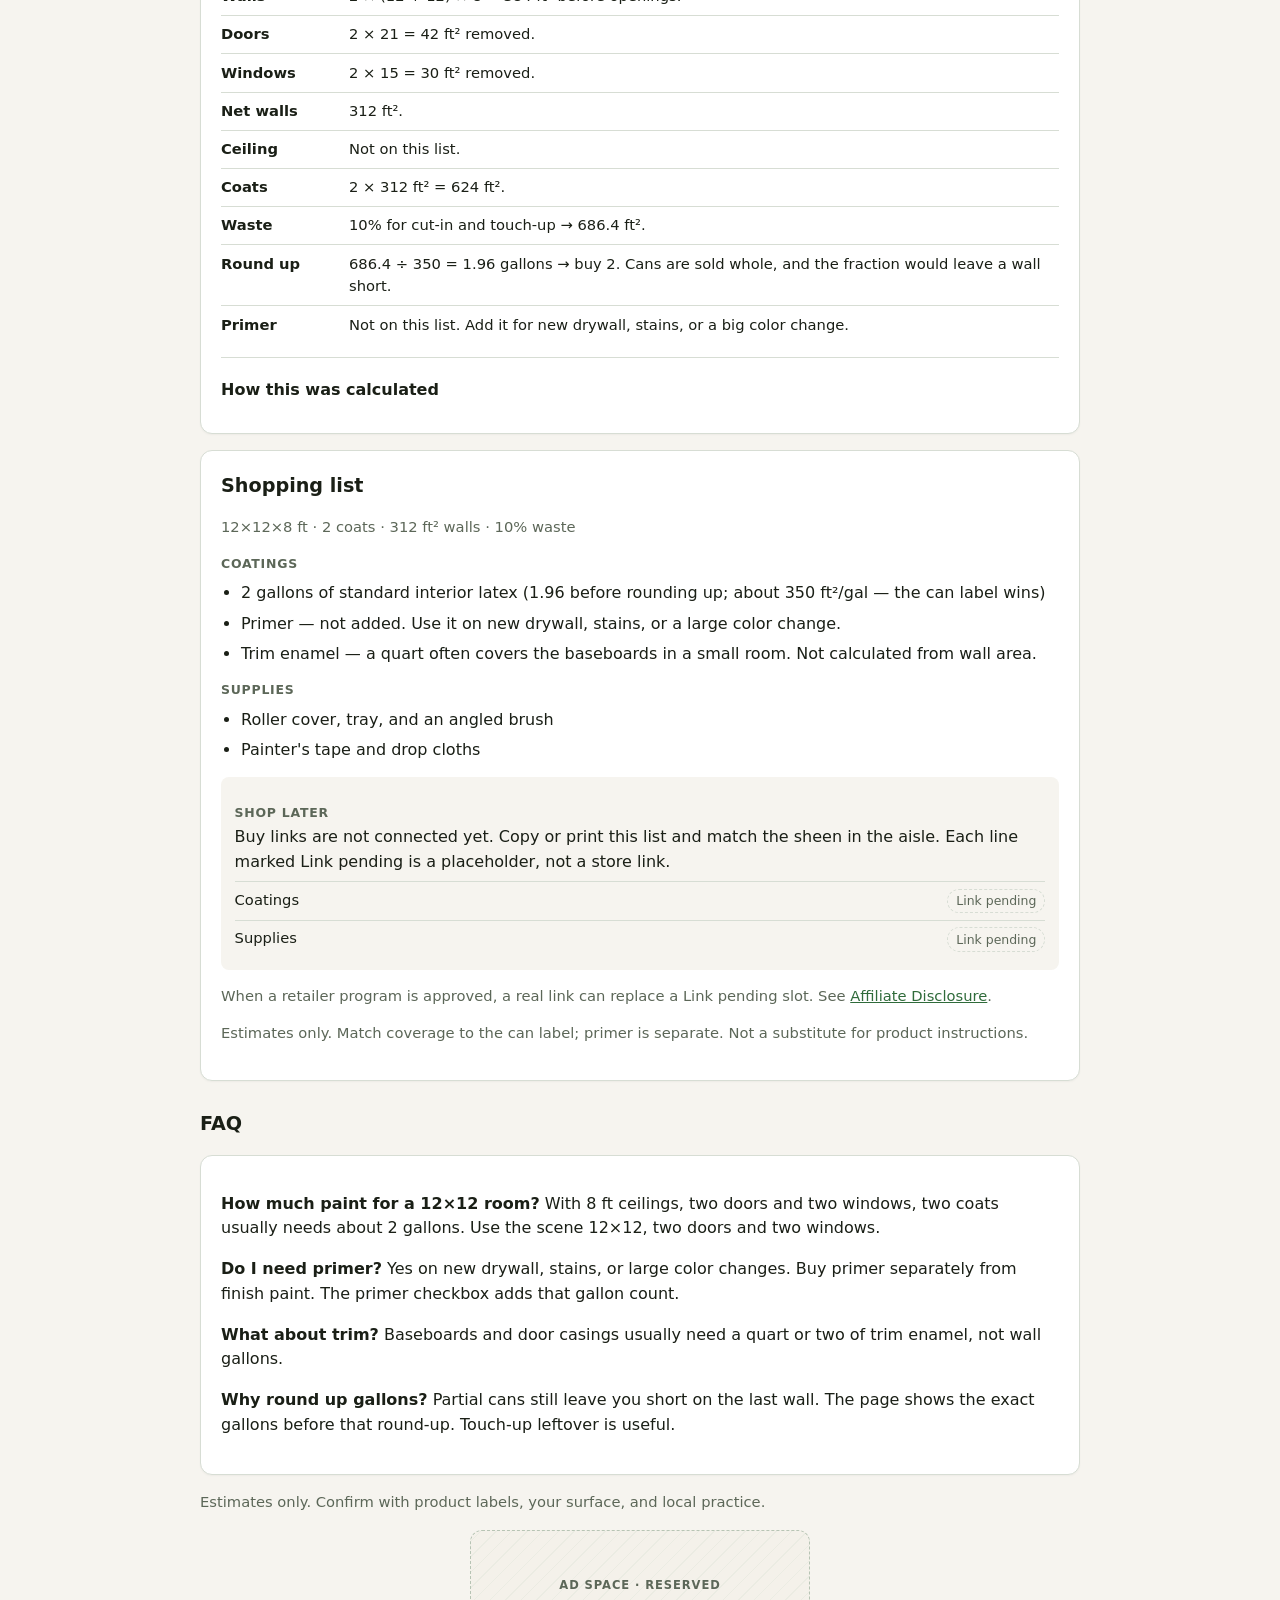
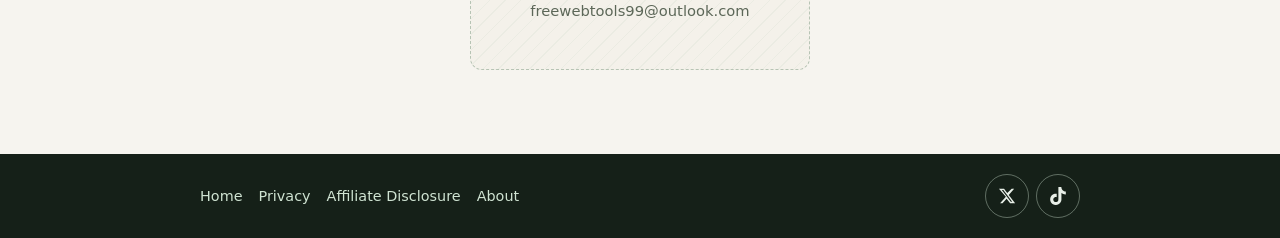
<file: site/calculators/paint.html>
<!DOCTYPE html>
<html lang="en">
<head>
  <meta charset="utf-8" />
  <meta name="viewport" content="width=device-width, initial-scale=1" />
  <title>Interior Paint Calculator — Gallons for Walls &amp; Ceiling (Free) | HomeFixMath</title>
  <meta name="description" content="Free DIY interior paint calculator. Enter room size, coats, and openings — get gallons to buy and a printable shopping list. US feet. Estimates only." />
  <link rel="canonical" href="https://homefixmath.com/calculators/paint" />
  <meta property="og:type" content="website" />
  <meta property="og:site_name" content="HomeFixMath" />
  <meta property="og:title" content="Interior Paint Calculator — Gallons for Walls &amp; Ceiling (Free) | HomeFixMath" />
  <meta property="og:description" content="Free DIY interior paint calculator. Enter room size, coats, and openings — get gallons to buy and a printable shopping list. US feet. Estimates only." />
  <meta property="og:url" content="https://homefixmath.com/calculators/paint" />
  <meta name="twitter:card" content="summary" />
  <meta name="twitter:title" content="Interior Paint Calculator — Gallons for Walls &amp; Ceiling (Free) | HomeFixMath" />
  <meta name="twitter:description" content="Free DIY interior paint calculator. Enter room size, coats, and openings — get gallons to buy and a printable shopping list. US feet. Estimates only." />
  <meta name="twitter:url" content="https://homefixmath.com/calculators/paint" />
  <link rel="stylesheet" href="../styles.css" />
  <script type="application/ld+json">
  {
    "@context": "https://schema.org",
    "@graph": [
      {
        "@type": "WebApplication",
        "name": "Interior Paint Calculator",
        "url": "https://homefixmath.com/calculators/paint",
        "description": "Free DIY interior paint calculator. Enter room size, coats, and openings — get gallons to buy and a printable shopping list. US feet. Estimates only.",
        "applicationCategory": "UtilitiesApplication",
        "operatingSystem": "Web",
        "offers": {
          "@type": "Offer",
          "price": "0",
          "priceCurrency": "USD"
        },
        "isPartOf": {
          "@type": "WebApplication",
          "name": "HomeFixMath",
          "url": "https://homefixmath.com/"
        },
        "inLanguage": "en-US"
      },
      {
        "@type": "FAQPage",
        "url": "https://homefixmath.com/calculators/paint",
        "mainEntity": [
          {
            "@type": "Question",
            "name": "How much paint for a 12×12 room?",
            "acceptedAnswer": {
              "@type": "Answer",
              "text": "With 8 ft ceilings, two doors and two windows, two coats usually needs about 2 gallons. Use the scene 12×12, two doors and two windows."
            }
          },
          {
            "@type": "Question",
            "name": "Do I need primer?",
            "acceptedAnswer": {
              "@type": "Answer",
              "text": "Yes on new drywall, stains, or large color changes. Buy primer separately from finish paint. The primer checkbox adds that gallon count."
            }
          },
          {
            "@type": "Question",
            "name": "What about trim?",
            "acceptedAnswer": {
              "@type": "Answer",
              "text": "Baseboards and door casings usually need a quart or two of trim enamel, not wall gallons."
            }
          },
          {
            "@type": "Question",
            "name": "Why round up gallons?",
            "acceptedAnswer": {
              "@type": "Answer",
              "text": "Partial cans still leave you short on the last wall. The page shows the exact gallons before that round-up. Touch-up leftover is useful."
            }
          }
        ]
      }
    ]
  }
  </script>
</head>
<body>
  <a class="skip" href="#main">Skip to content</a>
  <header>
    <div class="wrap">
      <nav aria-label="Primary">
        <a class="brand" href="../index.html">HomeFixMath</a>
        <a href="concrete.html">Concrete</a>
        <a href="fence-panels.html">Fence</a>
        <a href="paint.html">Paint</a>
        <a href="deck-boards.html">Deck</a>
        <a href="../about.html">About</a>
        <a href="../affiliate-disclosure.html">Disclosure</a>
      </nav>
    </div>
  </header>
  <main id="main" class="wrap" tabindex="-1">
    <h1>Interior Paint Calculator</h1>
    <p class="lead">Start from a room you recognize, or measure your own. Doors, windows, coats, and waste stay visible, then the list rounds up to whole gallons. Units: feet.</p>

    <aside class="ad-slot" aria-label="Advertising space, reserved">
      <p class="ad-kicker">Ad space · Reserved</p>
      <a href="mailto:freewebtools99@outlook.com">freewebtools99@outlook.com</a>
    </aside>

    <div class="card no-print">
      <fieldset class="scenes">
        <legend>Start from a scene</legend>
        <div id="sceneRow" class="scene-row" role="group" aria-label="Scene templates"></div>
      </fieldset>

      <fieldset class="block">
        <legend>Room</legend>
        <div class="grid">
          <div>
            <label for="lengthFt">Room length (ft)</label>
            <input id="lengthFt" type="number" min="0.1" max="200" step="0.1" value="12" inputmode="decimal" />
          </div>
          <div>
            <label for="widthFt">Room width (ft)</label>
            <input id="widthFt" type="number" min="0.1" max="200" step="0.1" value="12" inputmode="decimal" />
          </div>
          <div>
            <label for="heightFt">Ceiling height (ft)</label>
            <input id="heightFt" type="number" min="0.1" max="30" step="0.1" value="8" inputmode="decimal" />
          </div>
          <div class="row-check">
            <input id="includeCeiling" type="checkbox" />
            <label for="includeCeiling">Also paint the ceiling</label>
          </div>
        </div>
      </fieldset>

      <fieldset class="block">
        <legend>Openings</legend>
        <div class="grid">
          <div>
            <label for="doors">Doors</label>
            <input id="doors" type="number" min="0" max="20" step="1" value="2" inputmode="numeric" />
          </div>
          <div>
            <label for="doorPreset">Door size</label>
            <select id="doorPreset">
              <option value="door-std" selected>Standard door (about 21 ft²)</option>
              <option value="door-narrow">Narrow door (about 17 ft²)</option>
              <option value="door-wide">Double or sliding door (about 40 ft²)</option>
              <option value="custom">Custom door area</option>
            </select>
          </div>
          <div>
            <label for="doorArea">Avg door area (ft²)</label>
            <input id="doorArea" type="number" min="1" max="80" step="0.5" value="21" inputmode="decimal" />
          </div>
          <div>
            <label for="windows">Windows</label>
            <input id="windows" type="number" min="0" max="40" step="1" value="2" inputmode="numeric" />
          </div>
          <div>
            <label for="winPreset">Window size</label>
            <select id="winPreset">
              <option value="win-typ" selected>Typical window (about 15 ft²)</option>
              <option value="win-small">Small window (about 8 ft²)</option>
              <option value="win-large">Large window (about 24 ft²)</option>
              <option value="custom">Custom window area</option>
            </select>
          </div>
          <div>
            <label for="winArea">Avg window area (ft²)</label>
            <input id="winArea" type="number" min="1" max="80" step="0.5" value="15" inputmode="decimal" />
          </div>
        </div>
        <p class="hint">Each opening is an average. A zero count subtracts nothing, and the list still says so.</p>
      </fieldset>

      <fieldset class="block">
        <legend>Paint</legend>
        <div class="grid">
          <div>
            <label for="coats">Coats</label>
            <input id="coats" type="number" min="1" max="6" step="1" value="2" inputmode="numeric" />
          </div>
          <div>
            <label for="wastePct">Waste / touch-up (%)</label>
            <input id="wastePct" type="number" min="0" max="40" step="1" value="10" inputmode="numeric" aria-describedby="wasteHint" />
            <p class="hint" id="wasteHint">Extra for cut-in, touch-up, and a thirsty wall. Applied after openings and coats.</p>
          </div>
          <div>
            <label for="coveragePreset">Coverage preset</label>
            <select id="coveragePreset">
              <option value="latex-350" selected>Standard interior latex (about 350 ft²/gal)</option>
              <option value="premium-400">Higher-coverage claim (about 400 ft²/gal)</option>
              <option value="low-250">Dark color or rough surface (about 250 ft²/gal)</option>
              <option value="custom">Custom coverage from the can</option>
            </select>
          </div>
          <div>
            <label for="coverage">Coverage per gallon (ft²)</label>
            <input id="coverage" type="number" min="50" max="600" step="1" value="350" inputmode="numeric" aria-describedby="covHint" />
            <p class="hint" id="covHint">Presets are planning numbers. If the can prints a different spread rate, use that.</p>
          </div>
        </div>
        <div class="checks">
          <div class="row-check">
            <input id="includePrimer" type="checkbox" />
            <label for="includePrimer">Add primer to the list</label>
          </div>
        </div>
        <div id="primerFields" hidden>
          <div class="subgrid">
            <div>
              <label for="primerPreset">Primer preset</label>
              <select id="primerPreset">
                <option value="primer-300" selected>Typical drywall primer (about 300 ft²/gal)</option>
                <option value="primer-200">Stain-blocking primer (about 200 ft²/gal)</option>
                <option value="custom">Custom primer coverage</option>
              </select>
            </div>
            <div>
              <label for="primerCoverage">Primer coverage (ft²/gal)</label>
              <input id="primerCoverage" type="number" min="50" max="600" step="1" value="300" inputmode="numeric" />
            </div>
          </div>
          <p class="hint">Primer is one coat on the same net area, with the same waste percent. It is separate from the finish gallons.</p>
        </div>
      </fieldset>

      <p class="error" id="error" role="alert" aria-live="polite"></p>
      <div class="actions">
        <button type="button" class="btn" id="btnPrint" disabled>Print shopping list</button>
        <button type="button" class="btn btn-secondary" id="btnCopy" disabled>Copy list</button>
      </div>
      <p class="note" id="copyStatus" aria-live="polite"></p>
    </div>

    <div class="card" id="resultCard">
      <h2 class="result-title">The count</h2>
      <div class="results" aria-live="polite">
        <div class="stat"><div class="n" id="outGallons">—</div><div class="l">Gallons to buy</div></div>
        <div class="stat"><div class="n" id="outWalls">—</div><div class="l">Wall ft²</div></div>
        <div class="stat"><div class="n" id="outCeil">—</div><div class="l">Ceiling ft²</div></div>
      </div>
      <p class="callout" id="callout"></p>
      <h3 class="why-title" id="whyTitle">Why these numbers</h3>
      <div id="why" aria-labelledby="whyTitle"></div>
      <details class="how" id="howCalc">
        <summary>How this was calculated</summary>
        <div class="how-run" id="howRun">
          <p>Wall area is the perimeter times the height, minus doors and windows. Coats and a waste percent come next, then the total is divided by the coverage on the can and rounded up to whole gallons. Example: a 12×12×8 ft room, two doors at 21 ft², two windows at 15 ft², two coats, and 10% waste is about 2 gallons at 350 ft²/gal. Coverage presets are planning numbers. The can label wins.</p>
        </div>
      </details>
    </div>

    <div class="card print-block" id="shoppingCard">
      <h2 class="print-only">HomeFixMath — Paint shopping list</h2>
      <h2 class="no-print">Shopping list</h2>
      <p class="note" id="shopMeta">Enter valid measurements above to build your list.</p>
      <div id="shopGroups">
        <noscript><p>Turn on JavaScript to build the shopping list. The math stays in your browser.</p></noscript>
      </div>
      <div class="shop-later">
        <h3>Shop later</h3>
        <p>Buy links are not connected yet. Copy or print this list and match the sheen in the aisle. Each line marked Link pending is a placeholder, not a store link.</p>
        <div id="shopPending"></div>
      </div>
      <p class="note">When a retailer program is approved, a real link can replace a Link pending slot. See <a href="../affiliate-disclosure.html">Affiliate Disclosure</a>.</p>
      <p class="disclaimer">Estimates only. Match coverage to the can label; primer is separate. Not a substitute for product instructions.</p>
    </div>

    <div class="no-print">
      <h2>FAQ</h2>
      <div class="card">
        <p><strong>How much paint for a 12×12 room?</strong> With 8 ft ceilings, two doors and two windows, two coats usually needs about 2 gallons. Use the scene 12×12, two doors and two windows.</p>
        <p><strong>Do I need primer?</strong> Yes on new drywall, stains, or large color changes. Buy primer separately from finish paint. The primer checkbox adds that gallon count.</p>
        <p><strong>What about trim?</strong> Baseboards and door casings usually need a quart or two of trim enamel, not wall gallons.</p>
        <p><strong>Why round up gallons?</strong> Partial cans still leave you short on the last wall. The page shows the exact gallons before that round-up. Touch-up leftover is useful.</p>
      </div>
      <p class="disclaimer">Estimates only. Confirm with product labels, your surface, and local practice.</p>
    </div>
    <aside class="ad-slot ad-rect" aria-label="Advertising space, reserved">
      <p class="ad-kicker">Ad space · Reserved</p>
      <a href="mailto:freewebtools99@outlook.com">freewebtools99@outlook.com</a>
    </aside>
  </main>
  <footer class="no-print">
    <div class="wrap">
      <nav class="footer-links" aria-label="Footer">
        <a href="../index.html">Home</a>
        <a href="../privacy.html">Privacy</a>
        <a href="../affiliate-disclosure.html">Affiliate Disclosure</a>
        <a href="../about.html">About</a>
      </nav>
      <nav class="footer-social" aria-label="Social">
        <a class="social-link" href="https://x.com/vincentlee_9129" target="_blank" rel="noopener noreferrer">
          <svg viewBox="0 0 24 24" aria-hidden="true" focusable="false"><path fill="currentColor" d="M18.244 2.25h3.308l-7.227 8.26 8.502 11.24H16.17l-4.714-6.231-5.401 6.231H2.744l7.727-8.835L1.254 2.25H8.08l4.253 5.622L18.244 2.25zm-1.161 17.52h1.833L7.084 4.126H5.117z"/></svg>
          <span class="sr-only">HomeFixMath on X</span>
        </a>
        <a class="social-link" href="https://www.tiktok.com/@free_webtools" target="_blank" rel="noopener noreferrer">
          <svg viewBox="0 0 24 24" aria-hidden="true" focusable="false"><path fill="currentColor" d="M12.525.02c1.31-.02 2.61-.01 3.91-.02.08 1.53.63 3.09 1.75 4.17 1.12 1.11 2.7 1.62 4.24 1.79v4.03c-1.44-.05-2.89-.35-4.2-.97-.57-.26-1.1-.59-1.62-.93-.01 2.92.01 5.84-.02 8.75-.08 1.4-.54 2.79-1.35 3.94-1.31 1.92-3.58 3.17-5.91 3.21-1.43.08-2.86-.31-4.08-1.03-2.02-1.19-3.44-3.37-3.65-5.71-.02-.5-.03-1-.01-1.49.18-1.9 1.12-3.72 2.58-4.96 1.66-1.44 3.98-2.13 6.15-1.72.02 1.48-.04 2.96-.04 4.44-.99-.32-2.15-.23-3.02.37-.63.41-1.11 1.04-1.36 1.75-.21.51-.15 1.07-.14 1.61.24 1.64 1.82 3.02 3.5 2.87 1.12-.01 2.19-.66 2.77-1.61.19-.33.4-.67.41-1.06.1-1.79.06-3.57.07-5.36.01-4.03-.01-8.05.02-12.07z"/></svg>
          <span class="sr-only">HomeFixMath on TikTok</span>
        </a>
      </nav>
    </div>
  </footer>
  <script src="../js/calcs.js"></script>
  <script src="../js/ui.js"></script>
  <script>
    (function () {
      var C = window.HFMCalcs;
      var U = window.HFMUI;
      var $ = function (id) { return document.getElementById(id); };
      var applying = false;
      var lastText = "";

      var sceneUi = U.setupScenes($("sceneRow"), C.paintScenes, applyScene);

      function fillNamed(selectId, inputId, list) {
        var item = C.byId(list, $(selectId).value);
        if (!item) return item;
        if (item.coverage != null && inputId) $(inputId).value = item.coverage;
        if (item.area != null && inputId) $(inputId).value = item.area;
        return item;
      }

      function syncPrimer() {
        $("primerFields").hidden = !$("includePrimer").checked;
      }

      function applyScene(scene) {
        applying = true;
        $("lengthFt").value = scene.lengthFt;
        $("widthFt").value = scene.widthFt;
        $("heightFt").value = scene.heightFt;
        $("doors").value = scene.doors;
        $("windows").value = scene.windows;
        $("doorPreset").value = scene.doorPresetId;
        $("winPreset").value = scene.windowPresetId;
        $("coats").value = scene.coats;
        $("wastePct").value = scene.wastePct;
        $("coveragePreset").value = scene.coveragePresetId;
        $("primerPreset").value = scene.primerPresetId;
        fillNamed("doorPreset", "doorArea", C.doorPresets);
        fillNamed("winPreset", "winArea", C.windowPresets);
        fillNamed("coveragePreset", "coverage", C.paintCoveragePresets);
        fillNamed("primerPreset", "primerCoverage", C.primerPresets);
        $("includeCeiling").checked = !!scene.includeCeiling;
        $("includePrimer").checked = !!scene.includePrimer;
        syncPrimer();
        applying = false;
        sceneUi.press(scene.id);
        calc();
      }

      function readNum(id) {
        var raw = $(id).value.trim();
        if (raw === "") return NaN;
        return Number(raw);
      }

      function readInt(id) {
        var raw = $(id).value.trim();
        if (!/^\d+$/.test(raw)) return NaN;
        return Number(raw);
      }

      function setButtons(on) {
        $("btnPrint").disabled = !on;
        $("btnCopy").disabled = !on;
      }

      function showEmpty() {
        $("outGallons").textContent = "—";
        $("outWalls").textContent = "—";
        $("outCeil").textContent = "—";
        $("callout").textContent = "";
        U.clear($("why"));
        U.renderHow($("howRun"), ["Fix the measurements above to see this run."]);
        $("shopMeta").textContent = "Enter valid measurements above to build your list.";
        U.clear($("shopGroups"));
        U.clear($("shopPending"));
        lastText = "";
      }

      function calc() {
        $("error").textContent = "";
        $("copyStatus").textContent = "";
        syncPrimer();
        var finish = C.byId(C.paintCoveragePresets, $("coveragePreset").value);
        var primer = C.byId(C.primerPresets, $("primerPreset").value);
        var result = C.paint({
          lengthFt: readNum("lengthFt"),
          widthFt: readNum("widthFt"),
          heightFt: readNum("heightFt"),
          doors: readInt("doors"),
          windows: readInt("windows"),
          doorArea: readNum("doorArea"),
          windowArea: readNum("winArea"),
          coats: readInt("coats"),
          wastePct: readNum("wastePct"),
          coverage: readNum("coverage"),
          finishName: finish ? finish.name : "interior paint",
          includeCeiling: $("includeCeiling").checked,
          includePrimer: $("includePrimer").checked,
          primerCoverage: readNum("primerCoverage"),
          primerName: primer ? primer.name : "primer"
        });
        if (!result.ok) {
          $("error").textContent = result.error;
          setButtons(false);
          showEmpty();
          return;
        }
        $("outGallons").textContent = String(result.gallons);
        $("outWalls").textContent = C.trimNum(result.wallsSqft, 0);
        $("outCeil").textContent = C.trimNum(result.ceilingSqft, 0);
        $("callout").textContent = result.callout;
        U.renderWhy($("why"), result.why);
        U.renderHow($("howRun"), result.how);
        $("shopMeta").textContent = result.meta;
        U.renderGroups($("shopGroups"), result.groups);
        U.renderPending($("shopPending"), result.groups.map(function (group) { return group.name; }));
        setButtons(true);
        lastText = U.toPlainText(
          "HomeFixMath — Paint shopping list",
          [result.meta],
          result.groups,
          result.why,
          result.copyNotes
        );
      }

      function watchPreset(selectId, inputId, list) {
        $(selectId).addEventListener("change", function () {
          if (applying) return;
          fillNamed(selectId, inputId, list);
          sceneUi.clear();
          calc();
        });
        $(inputId).addEventListener("input", function () {
          if (applying) return;
          $(selectId).value = "custom";
          sceneUi.clear();
          calc();
        });
      }

      watchPreset("doorPreset", "doorArea", C.doorPresets);
      watchPreset("winPreset", "winArea", C.windowPresets);
      watchPreset("coveragePreset", "coverage", C.paintCoveragePresets);
      watchPreset("primerPreset", "primerCoverage", C.primerPresets);

      ["lengthFt", "widthFt", "heightFt", "doors", "windows", "coats", "wastePct"].forEach(function (id) {
        $(id).addEventListener("input", function () {
          if (applying) return;
          sceneUi.clear();
          calc();
        });
      });
      ["includeCeiling", "includePrimer"].forEach(function (id) {
        $(id).addEventListener("change", function () {
          if (applying) return;
          syncPrimer();
          sceneUi.clear();
          calc();
        });
      });

      U.bindPrint($("btnPrint"), $("howCalc"));
      U.bindCopy($("btnCopy"), $("copyStatus"), function () { return lastText; });
      applyScene(C.byId(C.paintScenes, "example"));
    })();
  </script>
</body>
</html>
</file>
<file: site/styles.css>
:root {
  --bg: #f6f4ef;
  --card: #fff;
  --ink: #1a1f16;
  --muted: #5c6758;
  --accent: #2f6b3a;
  --accent-2: #e8f0e9;
  --border: #d7ddd4;
  --warn: #8a4b00;
}
* { box-sizing: border-box; }
body {
  margin: 0;
  font-family: "Segoe UI", system-ui, -apple-system, sans-serif;
  color: var(--ink);
  background: var(--bg);
  line-height: 1.55;
}
a { color: var(--accent); }
header, footer {
  background: #152018;
  color: #e8efe8;
}
header a, footer a { color: #cfe3d2; text-decoration: none; }
header a:hover, footer a:hover { text-decoration: underline; }
.wrap { max-width: 920px; margin: 0 auto; padding: 1.25rem; }
nav { display: flex; gap: 1rem; flex-wrap: wrap; align-items: center; }
nav .brand { font-weight: 700; color: #fff; margin-right: auto; }
h1 { font-size: 1.75rem; margin: 0 0 0.5rem; }
h2 { font-size: 1.2rem; margin-top: 1.75rem; }
.lead { color: var(--muted); font-size: 1.05rem; }
.card {
  background: var(--card);
  border: 1px solid var(--border);
  border-radius: 12px;
  padding: 1.25rem;
  margin: 1rem 0;
  box-shadow: 0 1px 2px rgba(0,0,0,.04);
}
.grid { display: grid; gap: 0.85rem; grid-template-columns: repeat(auto-fit, minmax(200px, 1fr)); }
label { display: block; font-size: 0.9rem; font-weight: 600; margin-bottom: 0.25rem; }
input, select {
  width: 100%;
  padding: 0.55rem 0.65rem;
  border: 1px solid var(--border);
  border-radius: 8px;
  font-size: 1rem;
  background: #fff;
}
.row-check { display: flex; align-items: center; gap: 0.5rem; margin-top: 0.5rem; }
.row-check input { width: auto; }
.results {
  display: grid;
  grid-template-columns: repeat(3, 1fr);
  gap: 0.75rem;
}
.results.results-4 { grid-template-columns: repeat(2, 1fr); }
.block[hidden] { display: none !important; }
.stat {
  background: var(--accent-2);
  border-radius: 10px;
  padding: 1rem;
  text-align: center;
}
.stat .n { font-size: 1.8rem; font-weight: 700; color: var(--accent); }
.stat .l { font-size: 0.85rem; color: var(--muted); }
.error { color: #a12020; font-weight: 600; min-height: 1.25rem; }
.note, .disclaimer {
  font-size: 0.92rem;
  color: var(--muted);
}
.cards a.card-link {
  display: block;
  text-decoration: none;
  color: inherit;
}
.cards a.card-link:hover { border-color: var(--accent); }
.badge {
  display: inline-block;
  font-size: 0.75rem;
  background: var(--accent);
  color: #fff;
  padding: 0.15rem 0.45rem;
  border-radius: 999px;
  margin-left: 0.35rem;
}
.badge.soon { background: #6b7280; }
footer { margin-top: 3rem; font-size: 0.9rem; }
footer .wrap {
  display: flex;
  gap: 1rem 1.5rem;
  flex-wrap: wrap;
  align-items: center;
  justify-content: space-between;
}
.footer-links,
.footer-social {
  display: flex;
  flex-wrap: wrap;
  align-items: center;
}
.footer-links { gap: 0.35rem 1rem; }
.footer-social { gap: 0.45rem; flex: 0 0 auto; }
.social-link {
  display: inline-flex;
  align-items: center;
  justify-content: center;
  width: 44px;
  height: 44px;
  border: 1px solid rgba(207, 227, 210, 0.4);
  border-radius: 999px;
  color: #e8efe8;
  text-decoration: none;
}
.social-link svg { width: 18px; height: 18px; display: block; }
.social-link:hover {
  background: rgba(232, 239, 232, 0.1);
  text-decoration: none;
}
.sr-only {
  position: absolute;
  width: 1px;
  height: 1px;
  padding: 0;
  margin: -1px;
  overflow: hidden;
  clip: rect(0, 0, 0, 0);
  white-space: nowrap;
  border: 0;
}

.ad-band { padding: 0.35rem 0 0.15rem; }
.ad-slot {
  display: flex;
  flex-direction: column;
  align-items: center;
  justify-content: center;
  gap: 0.3rem;
  min-height: 100px;
  margin: 1rem auto;
  max-width: 728px;
  padding: 0.9rem 1rem;
  border: 1px dashed #b7c4b4;
  border-radius: 12px;
  background:
    repeating-linear-gradient(
      -45deg,
      transparent,
      transparent 10px,
      rgba(47, 107, 58, 0.045) 10px,
      rgba(47, 107, 58, 0.045) 11px
    ),
    #f4f1ea;
  text-align: center;
}
.ad-slot.ad-rect { max-width: 340px; min-height: 140px; }
.ad-kicker {
  margin: 0;
  color: var(--muted);
  font-size: 0.72rem;
  font-weight: 700;
  letter-spacing: 0.08em;
  text-transform: uppercase;
}
.ad-slot a {
  color: var(--muted);
  font-size: 0.92rem;
  font-weight: 500;
  text-decoration: none;
}
.ad-slot a:hover { color: var(--accent); text-decoration: underline; }
@media (max-width: 560px) {
  .results { grid-template-columns: 1fr; }
  .why-list li { grid-template-columns: 1fr; gap: 0.1rem; }
}

.actions { display: flex; flex-wrap: wrap; gap: 0.5rem; margin-top: 1rem; }
.btn {
  appearance: none;
  border: none;
  background: var(--accent);
  color: #fff;
  font-weight: 600;
  font-size: 0.95rem;
  padding: 0.55rem 0.9rem;
  border-radius: 8px;
  cursor: pointer;
}
.btn:disabled { opacity: 0.45; cursor: not-allowed; }
.btn:not(:disabled):hover { filter: brightness(1.05); }
.btn-secondary { background: #3a4a3c; }
.shop-list { margin: 0.5rem 0 0; padding-left: 1.25rem; }
.shop-list li { margin: 0.35rem 0; }
.print-only { display: none; }

@media print {
  body { background: #fff; color: #000; }
  header, footer, .no-print, .ad-slot, .ad-band { display: none !important; }
  .print-only { display: block !important; }
  .wrap { max-width: none; padding: 0; }
  .card, .print-block {
    box-shadow: none;
    border: 1px solid #ccc;
    break-inside: avoid;
  }
  a { color: #000; text-decoration: none; }
  .callout, .why-list li, .shop-group, .shop-later, .shop-gear { break-inside: avoid; }
  .how { border-top-color: #ccc; }
  .pending-tag { border-color: #999; color: #333; }
}

/* Calculator pages: presets, rounding, shopping list */

fieldset.block,
fieldset.scenes {
  min-width: 0;
  border: 1px solid var(--border);
  border-radius: 10px;
  margin: 0 0 0.85rem;
  padding: 0.7rem 0.85rem 0.9rem;
}
fieldset.scenes {
  border: 0;
  padding: 0;
  margin-bottom: 0.35rem;
}
fieldset.scenes legend { margin-bottom: 0.4rem; }
fieldset.block legend,
fieldset.scenes legend {
  padding: 0 0.2rem;
  font-weight: 700;
}
fieldset.block legend {
  color: var(--muted);
  font-size: 0.78rem;
  letter-spacing: 0.06em;
  text-transform: uppercase;
}
.scene-row { display: flex; flex-wrap: wrap; gap: 0.45rem; }
.chip {
  min-height: 44px;
  padding: 0.4rem 0.8rem;
  border: 1px solid var(--border);
  border-radius: 999px;
  background: #fff;
  color: var(--ink);
  font: inherit;
  font-size: 0.92rem;
  cursor: pointer;
}
.chip:hover { border-color: var(--accent); }
.chip[aria-pressed="true"] {
  background: var(--accent-2);
  border-color: var(--accent);
  font-weight: 700;
}
.hint { margin: 0.3rem 0 0; color: var(--muted); font-size: 0.85rem; }
.card > h2, .result-title { margin-top: 0; }
.result-title { font-size: 1.05rem; }
.why-title { margin: 1rem 0 0; font-size: 0.95rem; }
.why-list { list-style: none; margin: 0.35rem 0 0; padding: 0; }
.why-list li {
  display: grid;
  grid-template-columns: 7.25rem 1fr;
  gap: 0.35rem 0.75rem;
  padding: 0.45rem 0;
  border-top: 1px solid var(--border);
  font-size: 0.92rem;
}
.why-k { font-weight: 700; }
.callout {
  margin: 0.85rem 0 0;
  padding: 0.7rem 0.8rem;
  border: 1px solid var(--border);
  border-radius: 8px;
  background: #f4efe4;
  font-size: 0.95rem;
}
.how { margin-top: 0.85rem; border-top: 1px solid var(--border); padding-top: 0.65rem; }
.how summary {
  display: flex;
  align-items: center;
  min-height: 44px;
  cursor: pointer;
  font-weight: 700;
}
.how-run p, .how p { margin: 0.35rem 0; }
.checks { display: flex; flex-direction: column; gap: 0.15rem; }
.checks .row-check { margin-top: 0; }
.row-check label { margin: 0; font-weight: 500; }
.subgrid { display: grid; gap: 0.85rem; grid-template-columns: repeat(auto-fit, minmax(200px, 1fr)); margin-top: 0.75rem; }
.shop-group h3, .shop-later h3 {
  margin: 0.85rem 0 0.2rem;
  color: var(--muted);
  font-size: 0.78rem;
  font-weight: 700;
  letter-spacing: 0.06em;
  text-transform: uppercase;
}
.shop-later {
  margin-top: 0.9rem;
  padding: 0.75rem 0.85rem;
  border-radius: 8px;
  background: var(--bg);
}
.shop-later p { margin: 0.2rem 0 0.4rem; }
.shop-gear {
  margin-top: 1rem;
  padding-top: 0.85rem;
  border-top: 1px dashed var(--border);
}
.shop-gear h3 {
  margin: 0 0 0.35rem;
  font-size: 1.05rem;
}
.shop-gear p { margin: 0.2rem 0 0.4rem; }
.shop-gear .gear-label {
  margin: 0;
  font-weight: 600;
}
.shop-gear .gear-banner {
  display: block;
  margin: 0.55rem 0 0.45rem;
  max-width: 100%;
}
.shop-gear .gear-banner img {
  display: block;
  width: 100%;
  max-width: 100%;
  height: auto;
  border-radius: 8px;
}
.pending-links { list-style: none; margin: 0; padding: 0; }
.pending-links li {
  display: flex;
  justify-content: space-between;
  gap: 0.75rem;
  flex-wrap: wrap;
  padding: 0.4rem 0;
  border-top: 1px solid var(--border);
  font-size: 0.92rem;
}
.pending-tag {
  color: var(--muted);
  font-size: 0.78rem;
  border: 1px dashed var(--border);
  border-radius: 999px;
  padding: 0.1rem 0.5rem;
  white-space: nowrap;
}
.preview-note { margin: 0.15rem 0 0.35rem; color: var(--muted); font-size: 0.88rem; }

/* Homepage */

.skip {
  position: absolute;
  left: 12px;
  top: -48px;
  z-index: 20;
  padding: 0.4rem 0.7rem;
  border-radius: 8px;
  background: #fff;
  color: var(--ink);
}
.skip:focus {
  top: 8px;
  outline: 3px solid var(--accent);
  outline-offset: 2px;
}
#main:focus { outline: none; }
#how, #calculators { scroll-margin-top: 1rem; }

.hero {
  background:
    radial-gradient(880px 380px at 100% 0%, rgba(47, 107, 58, 0.11), transparent 58%),
    linear-gradient(180deg, #fbfaf6 0%, var(--bg) 100%);
  border-bottom: 1px solid var(--border);
}
.hero-grid {
  display: grid;
  gap: 1.5rem;
  padding-top: 1.75rem;
  padding-bottom: 2rem;
}
.eyebrow {
  margin: 0 0 0.55rem;
  color: var(--accent);
  font-size: 0.78rem;
  font-weight: 700;
  letter-spacing: 0.06em;
  text-transform: uppercase;
}
.hero h1 {
  max-width: 15em;
  margin: 0;
  font-size: clamp(2rem, 4vw + 0.55rem, 2.85rem);
  line-height: 1.12;
  letter-spacing: -0.02em;
}
.rule {
  display: block;
  width: 48px;
  height: 3px;
  margin: 0.85rem 0;
  border-radius: 2px;
  background: var(--accent);
}
.hero .lead { max-width: 38rem; font-size: 1.08rem; }
.hero-actions {
  display: flex;
  flex-wrap: wrap;
  gap: 0.6rem;
  margin-top: 1.2rem;
}
.fine { margin-top: 0.75rem; color: var(--muted); font-size: 0.92rem; }
.cta {
  display: inline-flex;
  align-items: center;
  justify-content: center;
  min-height: 48px;
  padding: 0.7rem 1rem;
  border: 1.5px solid var(--accent);
  border-radius: 10px;
  background: var(--accent);
  color: #fff;
  font-weight: 600;
  text-decoration: none;
}
.cta:visited { color: #fff; }
.cta:hover { color: #fff; text-decoration: none; filter: brightness(1.06); }
.cta-secondary { background: transparent; color: var(--accent); }
.cta-secondary:visited { color: var(--accent); }
.cta-secondary:hover { background: var(--accent-2); color: var(--accent); filter: none; }

.preview {
  background: var(--card);
  border: 1px solid var(--border);
  border-top: 3px solid var(--accent);
  border-radius: 12px;
  padding: 1rem 1.1rem 0.35rem;
  box-shadow: 0 10px 24px rgba(26, 31, 22, 0.06);
}
.preview h2 {
  margin: 0 0 0.25rem;
  font-size: 1.05rem;
}
.example-kicker {
  margin: 0;
  color: var(--muted);
  font-size: 0.75rem;
  font-weight: 700;
  letter-spacing: 0.06em;
  text-transform: uppercase;
}
.preview-list { list-style: none; margin: 0.35rem 0 0; padding: 0; }
.preview-list li {
  display: flex;
  align-items: center;
  gap: 0.8rem;
  padding: 0.55rem 0;
  border-bottom: 1px solid var(--border);
}
.preview-list li:last-child { border-bottom: 0; }
.preview-list .qty {
  min-width: 2.2ch;
  color: var(--accent);
  font-size: 1.6rem;
  font-weight: 700;
  font-variant-numeric: tabular-nums;
  line-height: 1;
  text-align: right;
}
.example-link {
  display: inline-block;
  margin: 0.15rem 0 0.75rem;
  font-weight: 600;
}

.steps {
  background: #efeae0;
  border-bottom: 1px solid var(--border);
}
.steps-title {
  margin: 0;
  padding-top: 1.4rem;
  color: var(--accent);
  font-size: 0.78rem;
  font-weight: 700;
  letter-spacing: 0.06em;
  text-transform: uppercase;
}
.steps ol {
  list-style: none;
  display: grid;
  gap: 1.15rem;
  margin: 0;
  padding: 0.9rem 0 1.5rem;
}
.step-num {
  display: inline-grid;
  place-items: center;
  width: 1.7rem;
  height: 1.7rem;
  border-radius: 50%;
  background: var(--accent);
  color: #fff;
  font-size: 0.85rem;
  font-weight: 700;
}
.steps h3 { margin: 0.45rem 0 0.2rem; font-size: 1.05rem; }
.steps p { margin: 0; color: var(--muted); }

.catalog { padding: 2rem 0 0.5rem; }
.catalog h2 { margin-bottom: 0.35rem; }
.section-lead { margin-top: 0; margin-bottom: 1rem; }
.calc-grid, .soon-grid {
  display: grid;
  gap: 0.85rem;
  grid-template-columns: 1fr;
}
.subhead {
  margin: 1.4rem 0 0.7rem;
  color: var(--muted);
  font-size: 0.78rem;
  font-weight: 700;
  letter-spacing: 0.06em;
  text-transform: uppercase;
}
.calc-card {
  display: flex;
  flex-direction: column;
  align-items: flex-start;
  gap: 0.35rem;
  min-height: 100%;
  padding: 1.05rem 1.1rem 1rem;
  border: 1px solid var(--border);
  border-top: 3px solid var(--accent);
  border-radius: 12px;
  background: var(--card);
  color: inherit;
  text-decoration: none;
}
.calc-card:visited { color: inherit; }
.calc-card:hover { text-decoration: none; }
.calc-card h3 { margin: 0.2rem 0 0; font-size: 1.12rem; }
.calc-card p { margin: 0; color: var(--muted); }
.card-top {
  display: flex;
  align-items: center;
  justify-content: space-between;
  width: 100%;
}
.icon-bubble {
  display: grid;
  place-items: center;
  width: 44px;
  height: 44px;
  border-radius: 12px;
  background: var(--accent-2);
  color: var(--accent);
}
.icon-bubble svg { width: 28px; height: 28px; }
.calc-go {
  margin-top: auto;
  padding-top: 0.85rem;
  color: var(--accent);
  font-weight: 600;
}
.calc-card .badge { margin-left: 0; }
.is-soon {
  border: 1px dashed var(--border);
  background: #f3f1eb;
}
.is-soon .icon-bubble { background: #e7e4dc; color: #5c6758; }
.is-soon h3, .is-soon p { color: #3f4a3c; }
.trust { max-width: 40rem; margin: 1rem 0 0.35rem; }
.catalog .disclaimer { margin-bottom: 0; }

header a:focus-visible,
footer a:focus-visible {
  outline: 3px solid #e8efe8;
  outline-offset: 3px;
}
.ad-slot a:focus-visible,
.cta:focus-visible,
.calc-card:focus-visible,
.example-link:focus-visible,
input:focus-visible,
select:focus-visible,
.btn:focus-visible,
.chip:focus-visible,
.how summary:focus-visible {
  outline: 3px solid var(--accent);
  outline-offset: 2px;
}

@media (max-width: 560px) {
  .hero-actions .cta { flex: 1 1 100%; }
}
@media (min-width: 700px) {
  .soon-grid { grid-template-columns: 1fr 1fr; }
  .calc-grid { grid-template-columns: 1fr 1fr; }
}
@media (min-width: 800px) {
  .results.results-4 { grid-template-columns: repeat(4, 1fr); }
  .hero-grid {
    grid-template-columns: 1.15fr 0.85fr;
    align-items: center;
    gap: 2rem;
    padding-top: 2.75rem;
    padding-bottom: 3rem;
  }
  .steps ol {
    grid-template-columns: repeat(3, 1fr);
    gap: 0;
  }
  .steps li { padding: 0 1.1rem; }
  .steps li:first-child { padding-left: 0; }
  .steps li + li { border-left: 1px solid #ddd4c6; }
}
@media (hover: hover) {
  .calc-card:not(.is-soon) {
    transition: border-color 160ms ease, box-shadow 160ms ease, transform 160ms ease;
  }
  .calc-card:not(.is-soon):hover {
    border-color: var(--accent);
    box-shadow: 0 10px 24px rgba(26, 31, 22, 0.06);
    transform: translateY(-2px);
  }
  .calc-card:not(.is-soon):hover .calc-go { text-decoration: underline; }
}
@media (prefers-reduced-motion: reduce) {
  .calc-card { transition: none; }
  .calc-card:hover { transform: none; }
}
</file>
